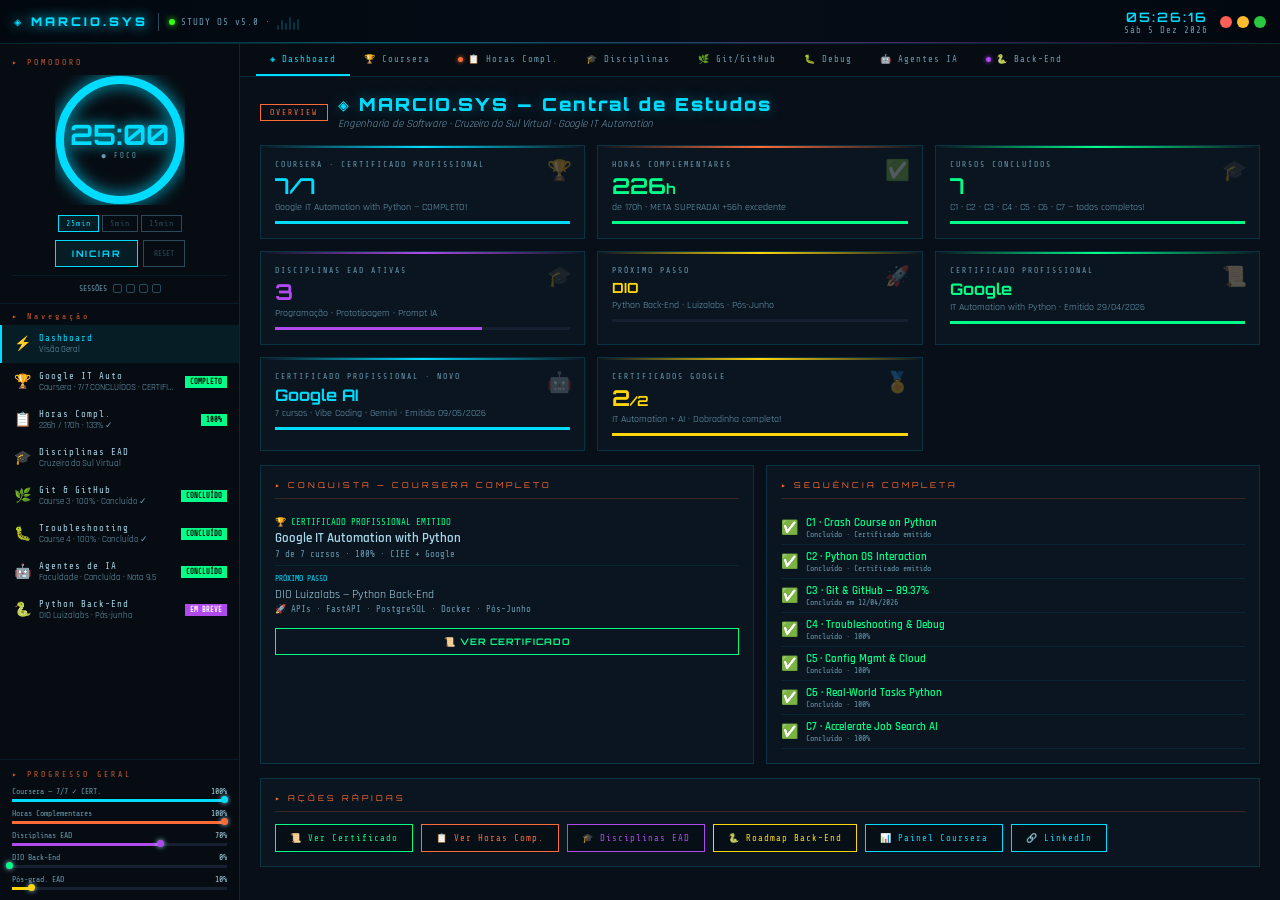
<file: index.html>
<!DOCTYPE html>
<html lang="pt-BR">
<head>
<meta charset="UTF-8">
<meta name="viewport" content="width=device-width, initial-scale=1.0">
<title>MARCIO.SYS — Study OS v5</title>
<style>
@import url('https://fonts.googleapis.com/css2?family=Share+Tech+Mono&family=Orbitron:wght@400;600;700;900&family=Rajdhani:wght@300;400;500;600;700&display=swap');

/* ═══════════════════════════════════════
   ROOT VARIABLES
═══════════════════════════════════════ */
:root {
  --bg:      #030609;
  --bg2:     #060c12;
  --bg3:     #080f18;
  --panel:   #0a1520;
  --panel2:  #0d1b28;
  --glass:   rgba(10,21,32,0.85);
  --border:  rgba(0,220,255,0.15);
  --border2: rgba(0,220,255,0.08);
  --cyan:    #00dcff;
  --cyan2:   #00b4d8;
  --cyan3:   #48cae4;
  --orange:  #ff6b35;
  --orange2: #ff8c55;
  --green:   #00ff88;
  --green2:  #39ff14;
  --yellow:  #ffd60a;
  --red:     #ff2d55;
  --purple:  #b14aed;
  --blue:    #4361ee;
  --text:    #a8d8e8;
  --text2:   #6a9ab0;
  --dim:     #2a4a5a;
  --dim2:    #162030;
  --glow-c:  rgba(0,220,255,0.25);
  --glow-o:  rgba(255,107,53,0.25);
  --glow-g:  rgba(0,255,136,0.25);
}

/* ═══════════════════════════════════════
   RESET & BASE
═══════════════════════════════════════ */
*, *::before, *::after { margin:0; padding:0; box-sizing:border-box; }
html { font-size:14px; }
body {
  background: var(--bg);
  color: var(--text);
  font-family: 'Rajdhani', sans-serif;
  height: 100vh; width: 100vw;
  overflow: hidden;
  cursor: default;
}

/* ── GLOBAL SCROLLBAR ── */
::-webkit-scrollbar { width:4px; height:4px; }
::-webkit-scrollbar-track { background: var(--dim2); }
::-webkit-scrollbar-thumb { background: var(--dim); border-radius:2px; }
::-webkit-scrollbar-thumb:hover { background: var(--cyan2); }

/* ── SCANLINES ── */
body::before {
  content:''; position:fixed; inset:0; z-index:9998; pointer-events:none;
  background: repeating-linear-gradient(0deg,transparent,transparent 3px,rgba(0,220,255,0.008) 3px,rgba(0,220,255,0.008) 4px);
}

/* ── GRID MESH BG ── */
.mesh {
  position:fixed; inset:0; z-index:0; pointer-events:none;
  background-image:
    linear-gradient(rgba(0,220,255,0.02) 1px, transparent 1px),
    linear-gradient(90deg, rgba(0,220,255,0.02) 1px, transparent 1px);
  background-size: 50px 50px;
}
.mesh::after {
  content:''; position:absolute; inset:0;
  background:
    radial-gradient(ellipse 70% 50% at 20% 0%, rgba(0,100,200,0.08) 0%, transparent 60%),
    radial-gradient(ellipse 50% 40% at 80% 100%, rgba(180,60,255,0.05) 0%, transparent 60%);
}

/* ═══════════════════════════════════════
   APP LAYOUT
═══════════════════════════════════════ */
#app {
  position:relative; z-index:1;
  width:100vw; height:100vh;
  display:grid;
  grid-template-rows: 44px 1fr;
  grid-template-columns: 240px 1fr;
  grid-template-areas: "tb tb" "sb main";
}

/* ═══════════════════════════════════════
   TITLEBAR
═══════════════════════════════════════ */
#titlebar {
  grid-area: tb;
  background: linear-gradient(90deg, #03080f 0%, #060d17 60%, #03080f 100%);
  border-bottom: 1px solid var(--border);
  display: flex; align-items: center;
  padding: 0 14px; gap: 10px;
  position: relative; overflow: hidden;
  -webkit-app-region: drag;
}
#titlebar::after {
  content:''; position:absolute; bottom:0; left:0; right:0; height:1px;
  background: linear-gradient(90deg, transparent 0%, var(--cyan) 30%, var(--purple) 70%, transparent 100%);
  opacity:.4; animation: tbLine 4s infinite;
}
@keyframes tbLine { 0%,100%{opacity:.2} 50%{opacity:.7} }

.tb-logo {
  font-family:'Orbitron',monospace; font-size:12px; font-weight:900;
  color:var(--cyan); letter-spacing:3px;
  text-shadow:0 0 12px var(--cyan), 0 0 24px rgba(0,220,255,.3);
  -webkit-app-region:no-drag; white-space:nowrap;
}
.tb-divider { width:1px; height:18px; background:var(--dim); flex-shrink:0; }
.tb-status {
  font-family:'Share Tech Mono',monospace; font-size:9px;
  color:var(--text2); letter-spacing:1px;
  display:flex; align-items:center; gap:6px;
}
.tb-led {
  width:6px; height:6px; border-radius:50%;
  background:var(--green2); box-shadow:0 0 6px var(--green2);
  animation: ledBlink 2s infinite;
}
@keyframes ledBlink { 0%,100%{opacity:1;box-shadow:0 0 6px var(--green2)} 50%{opacity:.3;box-shadow:none} }

/* AV BARS */
.av { display:flex; align-items:flex-end; gap:2px; height:16px; }
.av-b {
  width:2px; background:var(--cyan); border-radius:1px; opacity:.7;
  animation: avUp 1s infinite ease-in-out;
}
.av-b:nth-child(1){height:5px;animation-delay:0s}
.av-b:nth-child(2){height:10px;animation-delay:.1s}
.av-b:nth-child(3){height:7px;animation-delay:.2s}
.av-b:nth-child(4){height:13px;animation-delay:.05s}
.av-b:nth-child(5){height:8px;animation-delay:.15s}
.av-b:nth-child(6){height:11px;animation-delay:.25s}
@keyframes avUp{0%,100%{transform:scaleY(.3);opacity:.3}50%{transform:scaleY(1);opacity:.9}}
.av.stopped .av-b { animation-play-state:paused; opacity:.2; }

.tb-right { margin-left:auto; display:flex; align-items:center; gap:12px; -webkit-app-region:no-drag; }
.tb-datetime {
  display:flex; flex-direction:column; align-items:flex-end;
}
.tb-time { font-family:'Orbitron',monospace; font-size:13px; font-weight:600; color:var(--cyan); letter-spacing:2px; }
.tb-date { font-family:'Share Tech Mono',monospace; font-size:9px; color:var(--text2); letter-spacing:1px; }

.win-controls { display:flex; gap:5px; }
.wc { width:12px; height:12px; border-radius:50%; border:none; cursor:pointer; transition:.2s; }
.wc:hover{transform:scale(1.2)}
.wc-r{background:#ff5f57}
.wc-y{background:#febc2e}
.wc-g{background:#28c840}

/* ═══════════════════════════════════════
   SIDEBAR
═══════════════════════════════════════ */
#sidebar {
  grid-area: sb;
  background: var(--bg2);
  border-right: 1px solid var(--border);
  display: flex; flex-direction:column;
  overflow: hidden;
}

/* ── TIMER SECTION ── */
.sb-timer {
  padding: 14px 12px 10px;
  border-bottom: 1px solid var(--border2);
  flex-shrink: 0;
}
.sb-sec-lbl {
  font-family:'Share Tech Mono',monospace; font-size:8px;
  color:var(--orange); letter-spacing:3px; text-transform:uppercase;
  margin-bottom:8px; opacity:.8;
}

.ring-wrap { position:relative; width:130px; height:130px; margin:0 auto 10px; }
.ring-svg { position:absolute; inset:0; transform:rotate(-90deg); }
.r-track { fill:none; stroke:var(--dim2); stroke-width:8; }
.r-fill  {
  fill:none; stroke:var(--cyan); stroke-width:8; stroke-linecap:round;
  stroke-dasharray:376; stroke-dashoffset:0;
  filter:drop-shadow(0 0 8px var(--cyan));
  transition:stroke-dashoffset 1s linear, stroke .4s, filter .4s;
}
.ring-inner {
  position:absolute; inset:0;
  display:flex; flex-direction:column; align-items:center; justify-content:center;
}
.r-digits {
  font-family:'Orbitron',monospace; font-size:28px; font-weight:700;
  color:var(--cyan); text-shadow:0 0 14px var(--cyan); line-height:1;
}
.r-mode-lbl {
  font-family:'Share Tech Mono',monospace; font-size:7px;
  color:var(--text2); letter-spacing:2px; margin-top:3px;
}

.mode-row { display:flex; gap:3px; justify-content:center; margin-bottom:8px; }
.mpill {
  font-family:'Share Tech Mono',monospace; font-size:8px;
  padding:3px 7px; border:1px solid var(--dim); color:var(--dim);
  background:transparent; cursor:pointer; transition:.2s; letter-spacing:1px;
}
.mpill.active { border-color:var(--cyan); color:var(--cyan); background:rgba(0,220,255,.08); }
.mpill:hover:not(.active) { border-color:var(--cyan3); color:var(--cyan3); }

.t-btns { display:flex; gap:5px; justify-content:center; }
.t-main {
  font-family:'Orbitron',monospace; font-size:9px; font-weight:700;
  padding:7px 16px; border:1px solid var(--cyan); color:var(--cyan);
  background:rgba(0,220,255,.08); cursor:pointer; letter-spacing:2px;
  transition:.2s;
}
.t-main:hover { background:rgba(0,220,255,.2); box-shadow:0 0 12px var(--glow-c); }
.t-rst {
  font-family:'Share Tech Mono',monospace; font-size:8px;
  padding:7px 10px; border:1px solid var(--dim); color:var(--dim);
  background:transparent; cursor:pointer; transition:.2s;
}
.t-rst:hover { border-color:var(--orange); color:var(--orange); }

.sess-row {
  display:flex; align-items:center; justify-content:center; gap:6px;
  margin-top:8px; padding-top:8px; border-top:1px solid var(--border2);
}
.sess-lbl { font-family:'Share Tech Mono',monospace; font-size:8px; color:var(--text2); }
.sdots { display:flex; gap:4px; }
.sdot { width:9px; height:9px; border-radius:2px; border:1px solid var(--dim); transition:.3s; }
.sdot.lit { background:var(--orange); border-color:var(--orange); box-shadow:0 0 6px var(--orange); }

/* ── NAV SECTION ── */
.sb-nav-lbl {
  font-family:'Share Tech Mono',monospace; font-size:8px;
  color:var(--orange); letter-spacing:3px;
  padding:8px 12px 4px; opacity:.8;
}
.sb-nav { flex:1; overflow-y:auto; }

.nav-item {
  display:flex; align-items:center; gap:8px;
  padding:8px 12px; cursor:pointer;
  border-left:2px solid transparent;
  transition:.2s; position:relative;
}
.nav-item:hover { background:rgba(0,220,255,.04); }
.nav-item.active { background:rgba(0,220,255,.08); border-left-color:var(--cyan); }
.ni-icon { font-size:14px; flex-shrink:0; }
.ni-info { flex:1; min-width:0; }
.ni-title {
  font-family:'Share Tech Mono',monospace; font-size:9px;
  color:var(--text); letter-spacing:1px;
  white-space:nowrap; overflow:hidden; text-overflow:ellipsis;
}
.nav-item.active .ni-title { color:var(--cyan); }
.ni-sub { font-size:9px; color:var(--text2); margin-top:1px; white-space:nowrap; overflow:hidden; text-overflow:ellipsis; }
.ni-badge {
  font-family:'Share Tech Mono',monospace; font-size:7px;
  padding:2px 5px; font-weight:bold; flex-shrink:0;
}
.badge-active  { background:var(--cyan); color:#000; }
.badge-done    { background:var(--green); color:#000; }
.badge-next    { background:var(--purple); color:#fff; }
.badge-pending { background:var(--orange); color:#000; }
.badge-warn    { background:var(--yellow); color:#000; }

/* ── PROGRESS SECTION ── */
.sb-prog {
  padding:10px 12px;
  border-top:1px solid var(--border2);
  flex-shrink:0;
}
.prog-item { margin-bottom:7px; }
.prog-item:last-child{margin-bottom:0}
.prog-row {
  display:flex; justify-content:space-between;
  font-family:'Share Tech Mono',monospace; font-size:8px;
  color:var(--text2); margin-bottom:3px;
}
.prog-row span:last-child { color:var(--text); }
.pbar { height:3px; background:var(--dim2); position:relative; }
.pfill { height:100%; transition:width 1.5s ease; position:relative; }
.pfill::after {
  content:''; position:absolute; right:-1px; top:-3px;
  width:7px; height:7px; border-radius:50%; background:inherit;
  box-shadow:0 0 5px currentColor;
}
.pc{background:var(--cyan)} .po{background:var(--orange)} .pg{background:var(--green)}
.pp{background:var(--purple)} .py{background:var(--yellow)} .pr{background:var(--red)}

/* ═══════════════════════════════════════
   MAIN AREA
═══════════════════════════════════════ */
#main {
  grid-area: main;
  display:flex; flex-direction:column;
  overflow:hidden; background:var(--bg3);
}

/* ── TAB BAR ── */
#tabbar {
  display:flex; align-items:center;
  background:var(--bg2);
  border-bottom:1px solid var(--border);
  padding:0 16px; gap:0;
  overflow-x:auto; flex-shrink:0;
}
#tabbar::-webkit-scrollbar{height:0}
.tab-btn {
  font-family:'Share Tech Mono',monospace; font-size:9px;
  padding:10px 14px; border:none; background:transparent;
  color:var(--text2); cursor:pointer; white-space:nowrap;
  border-bottom:2px solid transparent; transition:.2s; letter-spacing:1px;
  display:flex; align-items:center; gap:5px;
}
.tab-btn:hover{color:var(--text)}
.tab-btn.active{color:var(--cyan);border-bottom-color:var(--cyan)}
.tab-dot{width:5px;height:5px;border-radius:50%;background:var(--green2);box-shadow:0 0 4px var(--green2)}
.tab-dot.orange{background:var(--orange);box-shadow:0 0 4px var(--orange)}
.tab-dot.purple{background:var(--purple);box-shadow:0 0 4px var(--purple)}

/* ── CONTENT AREA ── */
#content { flex:1; overflow-y:auto; padding:16px 20px; }

/* ─ DASHBOARD VIEW ─ */
.dash-grid {
  display:grid;
  grid-template-columns: repeat(3, 1fr);
  gap:12px;
  margin-bottom:14px;
}
@media(max-width:900px){.dash-grid{grid-template-columns:1fr 1fr}}

.stat-card {
  background:var(--panel); border:1px solid var(--border);
  padding:14px; position:relative; overflow:hidden;
  transition:.3s; cursor:default;
}
.stat-card:hover { border-color:rgba(0,220,255,.35); transform:translateY(-1px); box-shadow:0 4px 20px rgba(0,0,0,.4); }
.stat-card::before {
  content:''; position:absolute; top:0; left:0; right:0; height:2px;
}
.sc-cyan::before{background:linear-gradient(90deg,transparent,var(--cyan),transparent)}
.sc-orange::before{background:linear-gradient(90deg,transparent,var(--orange),transparent)}
.sc-green::before{background:linear-gradient(90deg,transparent,var(--green),transparent)}
.sc-purple::before{background:linear-gradient(90deg,transparent,var(--purple),transparent)}
.sc-yellow::before{background:linear-gradient(90deg,transparent,var(--yellow),transparent)}
.sc-red::before{background:linear-gradient(90deg,transparent,var(--red),transparent)}

.sc-label { font-family:'Share Tech Mono',monospace; font-size:8px; color:var(--text2); letter-spacing:2px; margin-bottom:6px; }
.sc-value { font-family:'Orbitron',monospace; font-size:22px; font-weight:700; line-height:1; }
.sc-sub { font-size:10px; color:var(--text2); margin-top:4px; }
.sc-icon { position:absolute; right:12px; top:12px; font-size:20px; opacity:.3; }
.sc-bar { margin-top:8px; height:3px; background:var(--dim2); }
.sc-bar-fill { height:100%; transition:width 1.5s ease; }

/* ─ COURSERA VIEW ─ */
.course-list { display:flex; flex-direction:column; gap:10px; }
.course-card {
  background:var(--panel); border:1px solid var(--border);
  padding:14px 16px; display:flex; align-items:center; gap:14px;
  transition:.2s; position:relative; overflow:hidden;
}
.course-card:hover{border-color:rgba(0,220,255,.3);background:var(--panel2)}
.course-card::after {
  content:''; position:absolute; left:0; top:0; bottom:0; width:3px;
}
.cc-done::after{background:var(--green)}
.cc-active::after{background:var(--cyan);animation:pulse2 2s infinite}
.cc-next::after{background:var(--purple)}
@keyframes pulse2{0%,100%{opacity:1}50%{opacity:.3}}

.cc-num {
  font-family:'Orbitron',monospace; font-size:10px; font-weight:700;
  color:var(--text2); flex-shrink:0; min-width:30px;
}
.cc-status-icon{font-size:20px;flex-shrink:0}
.cc-info{flex:1;min-width:0}
.cc-title{font-family:'Rajdhani',sans-serif;font-size:14px;font-weight:600;color:var(--text)}
.cc-sub{font-family:'Share Tech Mono',monospace;font-size:9px;color:var(--text2);margin-top:2px}
.cc-prog-bar{margin-top:8px;height:4px;background:var(--dim2);position:relative}
.cc-prog-fill{height:100%;transition:width 1.5s ease;position:relative}
.cc-prog-fill::after{
  content:'';position:absolute;right:-2px;top:-3px;
  width:8px;height:8px;border-radius:50%;background:inherit;
  box-shadow:0 0 6px currentColor;
}
.cc-badge{
  font-family:'Share Tech Mono',monospace;font-size:8px;
  padding:4px 8px;flex-shrink:0;
}
.cc-action{
  font-family:'Orbitron',monospace;font-size:9px;font-weight:700;
  padding:7px 14px;border:1px solid;background:transparent;
  cursor:pointer;letter-spacing:1px;transition:.2s;flex-shrink:0;
}
.cc-action.resume{border-color:var(--cyan);color:var(--cyan)}
.cc-action.resume:hover{background:rgba(0,220,255,.15);box-shadow:0 0 10px var(--glow-c)}
.cc-action.done-btn{border-color:var(--green);color:var(--green)}
.cc-action.linked{border-color:var(--blue);color:var(--blue)}
.cc-action.linked:hover{background:rgba(67,97,238,.15)}
.cc-deadline{
  font-family:'Share Tech Mono',monospace;font-size:9px;
  color:var(--yellow);padding:3px 8px;border:1px solid rgba(255,214,10,.3);
  background:rgba(255,214,10,.06);margin-top:6px;display:inline-block;
}

/* ─ HORAS COMPLEMENTARES VIEW ─ */
.horas-header{
  background:var(--panel);border:1px solid var(--border);
  padding:16px;margin-bottom:12px;position:relative;overflow:hidden;
}
.horas-header::before{
  content:'';position:absolute;top:0;left:0;right:0;height:2px;
  background:linear-gradient(90deg,transparent,var(--orange),var(--cyan),transparent);
}
.horas-big-bar{
  background:var(--dim2);height:8px;border-radius:0;margin:10px 0 6px;
  position:relative;overflow:visible;
}
.horas-big-fill{
  height:100%;
  background:linear-gradient(90deg,var(--cyan),var(--orange));
  transition:width 1.5s ease;position:relative;
}
.horas-big-fill::after{
  content:'';position:absolute;right:0;top:-4px;
  width:16px;height:16px;border-radius:50%;
  background:var(--orange);box-shadow:0 0 10px var(--orange);
  animation:pulse3 2s infinite;
}
@keyframes pulse3{0%,100%{box-shadow:0 0 8px var(--orange)}50%{box-shadow:0 0 20px var(--orange)}}
.horas-row{display:flex;justify-content:space-between;align-items:center;gap:12px;flex-wrap:wrap}
.horas-stat{text-align:center}
.horas-num{font-family:'Orbitron',monospace;font-size:28px;font-weight:900;line-height:1}
.horas-sub{font-family:'Share Tech Mono',monospace;font-size:8px;color:var(--text2);letter-spacing:1px}

.comp-table{
  background:var(--panel);border:1px solid var(--border);
  overflow:hidden;
}
.comp-table-head{
  display:grid;grid-template-columns:1fr 2fr 80px 90px 90px 70px;
  gap:0;padding:8px 14px;
  background:var(--bg2);border-bottom:1px solid var(--border);
}
.cth{font-family:'Share Tech Mono',monospace;font-size:8px;color:var(--text2);letter-spacing:2px;text-transform:uppercase}
.comp-row{
  display:grid;grid-template-columns:1fr 2fr 80px 90px 90px 70px;
  gap:0;padding:10px 14px;border-bottom:1px solid var(--border2);
  transition:.2s;align-items:center;
}
.comp-row:last-child{border-bottom:none}
.comp-row:hover{background:rgba(0,220,255,.04)}
.crd{font-size:11px;color:var(--text);line-height:1.3}
.crd-sub{font-family:'Share Tech Mono',monospace;font-size:8px;color:var(--text2);margin-top:2px}
.status-pill{
  font-family:'Share Tech Mono',monospace;font-size:8px;
  padding:3px 7px;text-align:center;font-weight:bold;
  border:1px solid;display:inline-block;
}
.sp-ok{border-color:var(--green);color:var(--green);background:rgba(0,255,136,.08)}
.sp-no{border-color:var(--red);color:var(--red);background:rgba(255,45,85,.08)}
.sp-wait{border-color:var(--yellow);color:var(--yellow);background:rgba(255,214,10,.08)}
.ch-num{font-family:'Orbitron',monospace;font-size:11px;font-weight:700}

/* ─ DISCIPLINAS VIEW ─ */
.disc-grid{display:grid;grid-template-columns:1fr 1fr;gap:10px}
@media(max-width:800px){.disc-grid{grid-template-columns:1fr}}

.disc-card{
  background:var(--panel);border:1px solid var(--border);
  padding:14px;position:relative;overflow:hidden;
  transition:.2s;
}
.disc-card:hover{border-color:rgba(0,220,255,.3);transform:translateY(-1px)}
.disc-period{
  font-family:'Share Tech Mono',monospace;font-size:8px;
  color:var(--text2);letter-spacing:2px;margin-bottom:6px;
}
.disc-code{
  font-family:'Share Tech Mono',monospace;font-size:8px;
  color:var(--dim);margin-bottom:4px;
}
.disc-title{font-family:'Rajdhani',sans-serif;font-size:14px;font-weight:600;color:var(--text);line-height:1.3}
.disc-status{
  margin-top:8px;display:flex;align-items:center;gap:6px;
}
.disc-dot{width:7px;height:7px;border-radius:50%;flex-shrink:0}
.d-green{background:var(--green);box-shadow:0 0 6px var(--green)}
.d-cyan{background:var(--cyan);box-shadow:0 0 6px var(--cyan)}
.d-orange{background:var(--orange);box-shadow:0 0 6px var(--orange)}
.d-purple{background:var(--purple);box-shadow:0 0 6px var(--purple)}
.d-yellow{background:var(--yellow);box-shadow:0 0 6px var(--yellow)}
.disc-status-lbl{font-family:'Share Tech Mono',monospace;font-size:9px}
.disc-accent{position:absolute;top:0;left:0;bottom:0;width:3px}

/* ─ MÓDULOS STUDY VIEW ─ */
.study-layout{display:grid;grid-template-columns:1fr 300px;gap:14px}
@media(max-width:900px){.study-layout{grid-template-columns:1fr}}

.panel-box{background:var(--panel);border:1px solid var(--border);padding:14px}
.panel-title{
  font-family:'Orbitron',monospace;font-size:8px;color:var(--orange);
  letter-spacing:3px;margin-bottom:12px;padding-bottom:8px;
  border-bottom:1px solid rgba(255,107,53,.2);
}
.topic-item{
  display:flex;align-items:flex-start;gap:10px;
  padding:8px 0;border-bottom:1px solid var(--border2);
  animation:fadeSlide .4s ease both;
}
.topic-item:last-child{border-bottom:none}
@keyframes fadeSlide{from{opacity:0;transform:translateX(-6px)}to{opacity:1;transform:none}}
.ti-icon{font-size:14px;flex-shrink:0;margin-top:1px}
.ti-text{font-size:13px;color:var(--text);line-height:1.4;font-weight:500}
.ti-sub{font-family:'Share Tech Mono',monospace;font-size:9px;color:var(--text2);display:block;margin-top:2px}

.code-box{
  background:#020810;border:1px solid rgba(0,220,255,.12);
  padding:12px;margin-top:12px;
  font-family:'Share Tech Mono',monospace;font-size:10px;
  color:#7ec8e3;line-height:1.8;overflow-x:auto;white-space:pre;
}
.kw{color:var(--cyan)}.str{color:var(--green)}.cmt{color:var(--dim)}.fn{color:var(--orange)}.num{color:var(--yellow)}.cls{color:var(--purple)}

.tags-wrap{display:flex;flex-wrap:wrap;gap:5px;margin-top:10px}
.tag{font-family:'Share Tech Mono',monospace;font-size:8px;padding:3px 7px;border:1px solid;letter-spacing:1px}
.tc{border-color:var(--cyan2);color:var(--cyan2)}
.tg{border-color:var(--green);color:var(--green)}
.to{border-color:var(--orange);color:var(--orange)}
.tp{border-color:var(--purple);color:var(--purple)}
.ty{border-color:var(--yellow);color:var(--yellow)}

.alert-strip{
  margin-top:12px;padding:10px 12px;
  border-left:3px solid var(--yellow);
  background:rgba(255,214,10,.05);
  font-family:'Share Tech Mono',monospace;font-size:10px;
  color:var(--yellow);line-height:1.6;
}

/* CHECKPOINTS */
.cp-list{display:flex;flex-direction:column;gap:1px}
.cp-item{
  display:flex;align-items:center;gap:8px;
  padding:8px 0;border-bottom:1px solid var(--border2);
  cursor:pointer;transition:.2s;
}
.cp-item:last-child{border-bottom:none}
.cp-item:hover{padding-left:4px}
.cp-box{
  width:14px;height:14px;border:1px solid var(--dim);flex-shrink:0;
  display:flex;align-items:center;justify-content:center;transition:.2s;
}
.cp-item.done .cp-box{border-color:var(--green);background:rgba(0,255,136,.12)}
.cp-tick{color:var(--green);font-size:10px;display:none;font-weight:bold}
.cp-item.done .cp-tick{display:block}
.cp-lbl{font-family:'Share Tech Mono',monospace;font-size:9px;color:var(--text);transition:.2s;line-height:1.4}
.cp-item.done .cp-lbl{color:var(--dim);text-decoration:line-through}

/* TIPS */
.tip-item{
  display:flex;gap:8px;padding:7px 0;
  border-bottom:1px solid var(--border2);
  font-size:11px;color:var(--text);line-height:1.5;
}
.tip-item:last-child{border-bottom:none}
.tip-arrow{color:var(--cyan);font-family:'Share Tech Mono',monospace;font-size:10px;flex-shrink:0;margin-top:1px}

/* ── EDITABLE VALUES ── */
.editable-val {
  cursor: pointer;
  position: relative;
  transition: .2s;
}
.editable-val:hover {
  text-shadow: 0 0 12px var(--cyan), 0 0 24px rgba(0,220,255,.4) !important;
  opacity: .9;
}
.editable-val::after {
  content: '✎';
  position: absolute;
  top: -6px;
  right: -14px;
  font-size: 9px;
  color: var(--cyan);
  opacity: 0;
  transition: opacity .2s;
  font-family: sans-serif;
}
.editable-val:hover::after { opacity: .7; }

.edit-input-wrap {
  display: inline-flex;
  align-items: center;
  gap: 4px;
  background: rgba(0,220,255,.08);
  border: 1px solid var(--cyan);
  padding: 2px 6px;
  box-shadow: 0 0 12px var(--glow-c);
}
.edit-input {
  font-family: 'Orbitron', monospace;
  font-size: inherit;
  font-weight: 700;
  color: var(--cyan);
  background: transparent;
  border: none;
  outline: none;
  width: 80px;
  text-align: center;
}
.edit-ok {
  font-size: 10px;
  color: var(--green);
  cursor: pointer;
  font-family: 'Share Tech Mono', monospace;
  padding: 0 3px;
}
.edit-ok:hover { color: #fff; }

/* ── NOTIFICATION ── */
#notif{
  position:fixed;bottom:20px;left:50%;
  transform:translateX(-50%) translateY(80px);
  background:var(--panel2);border:1px solid var(--cyan);
  color:var(--cyan);font-family:'Orbitron',monospace;font-size:10px;
  padding:10px 20px;letter-spacing:2px;
  box-shadow:0 0 30px var(--glow-c);
  transition:transform .4s cubic-bezier(.175,.885,.32,1.275);
  z-index:10000;white-space:nowrap;pointer-events:none;
}
#notif.show{transform:translateX(-50%) translateY(0)}
#notif.warn{border-color:var(--yellow);color:var(--yellow);box-shadow:0 0 30px var(--glow-o)}
#notif.ok{border-color:var(--green);color:var(--green);box-shadow:0 0 30px var(--glow-g)}

/* SECTION TITLE */
.view-title{
  display:flex;align-items:center;gap:10px;margin-bottom:14px;
}
.vt-tag{
  font-family:'Share Tech Mono',monospace;font-size:8px;
  padding:3px 9px;border:1px solid var(--orange);color:var(--orange);
  letter-spacing:2px;flex-shrink:0;
}
.vt-h{
  font-family:'Orbitron',monospace;font-size:clamp(13px,2vw,18px);
  font-weight:900;color:var(--cyan);
  text-shadow:0 0 14px rgba(0,220,255,.35);letter-spacing:2px;
}
.vt-sub{font-size:11px;color:var(--text2);font-style:italic;margin-top:2px}
</style>
</head>
<body>
<div class="mesh"></div>

<div id="app">

<!-- ══════════════════ TITLEBAR ══════════════════ -->
<div id="titlebar">
  <div class="tb-logo">◈ MARCIO.SYS</div>
  <div class="tb-divider"></div>
  <div class="tb-status">
    <span class="tb-led"></span>
    <span>STUDY OS v5.0</span>
    <span>·</span>
    <div class="av stopped" id="avBars">
      <div class="av-b"></div><div class="av-b"></div><div class="av-b"></div>
      <div class="av-b"></div><div class="av-b"></div><div class="av-b"></div>
    </div>
  </div>
  <div class="tb-right">
    <div class="tb-datetime">
      <div class="tb-time" id="tbTime">--:--:--</div>
      <div class="tb-date" id="tbDate">---</div>
    </div>
    <div class="win-controls">
      <button class="wc wc-r" title="Fechar" onclick="window.close()"></button>
      <button class="wc wc-y" title="Minimizar"></button>
      <button class="wc wc-g" title="Fullscreen" onclick="toggleFS()"></button>
    </div>
  </div>
</div>

<!-- ══════════════════ SIDEBAR ══════════════════ -->
<div id="sidebar">

  <!-- TIMER -->
  <div class="sb-timer">
    <div class="sb-sec-lbl">▸ Pomodoro</div>
    <div class="ring-wrap">
      <svg class="ring-svg" viewBox="0 0 130 130">
        <circle class="r-track" cx="65" cy="65" r="60"/>
        <circle class="r-fill" id="rFill" cx="65" cy="65" r="60"/>
      </svg>
      <div class="ring-inner">
        <div class="r-digits" id="rDigits">25:00</div>
        <div class="r-mode-lbl" id="rLbl">● FOCO</div>
      </div>
    </div>
    <div class="mode-row">
      <button class="mpill active" onclick="setMode('focus',25)">25min</button>
      <button class="mpill" onclick="setMode('short',5)">5min</button>
      <button class="mpill" onclick="setMode('long',15)">15min</button>
    </div>
    <div class="t-btns">
      <button class="t-main" id="tBtn" onclick="toggleTimer()">INICIAR</button>
      <button class="t-rst" onclick="resetTimer()">RESET</button>
    </div>
    <div class="sess-row">
      <span class="sess-lbl">SESSÕES</span>
      <div class="sdots" id="sdots">
        <div class="sdot"></div><div class="sdot"></div>
        <div class="sdot"></div><div class="sdot"></div>
      </div>
    </div>
  </div>

  <!-- NAV -->
  <div class="sb-nav-lbl">▸ Navegação</div>
  <div class="sb-nav" id="sbNav"></div>

  <!-- PROGRESS -->
  <div class="sb-prog">
    <div class="sb-sec-lbl">▸ Progresso Geral</div>
    <div id="sidebarProgress"></div>
  </div>
</div>

<!-- ══════════════════ MAIN ══════════════════ -->
<div id="main">
  <div id="tabbar"></div>
  <div id="content"></div>
</div>

</div>
<div id="notif"></div>

<script>
'use strict';

// ═════════════════════════════════════
//  PERSISTENT STATE
// ═════════════════════════════════════
const DEFAULT_STATE = {
  courseraC3: 100,          // C3 progress %
  courseraC3name: 'Introduction to Git and GitHub',
  courseraC3status: 'done', // done | active | next
  courseraC3label: 'CONCLUÍDO',
  courseraC3deadline: '',
  courseraC3lesson: 'Course 3 concluído com nota 89.37%',
  courseraC4: 100,
  courseraC5: 100,
  courseraC6: 100,
  courseraC7: 100,
  coursesCompleted: 7,      // TODOS os 7 cursos concluídos!
  horasTotal: 226,          // 226h confirmadas no portal (atualizado v5)
  horasNeeded: 170,
  discAtivas: 3,
  sidebarC3: 100,
  sidebarHoras: 100,
  sidebarDiscs: 70,
  sidebarDIO: 0,
  sidebarPosgrad: 10,
};

const STATE_VERSION = 'v5_09mai2026';
function loadState() {
  try {
    const ver = localStorage.getItem('mSysStateVer');
    if (ver !== STATE_VERSION) {
      localStorage.removeItem('mSysState3');
      localStorage.setItem('mSysStateVer', STATE_VERSION);
      return Object.assign({}, DEFAULT_STATE);
    }
    const saved = localStorage.getItem('mSysState3');
    return saved ? Object.assign({}, DEFAULT_STATE, JSON.parse(saved)) : Object.assign({}, DEFAULT_STATE);
  } catch(e) { return Object.assign({}, DEFAULT_STATE); }
}
function saveState() {
  localStorage.setItem('mSysState3', JSON.stringify(ST));
  rebuildSidebarProgress();
}

let ST = loadState();

// ─ Make a value editable on click ─
// el: the DOM element; key: STATE key; suffix: '%' or 'h' etc;
// isText: if true, it's a string not a number; onSave: callback
function makeEditable(el, key, suffix='', isText=false, onSave=null) {
  el.classList.add('editable-val');
  el.title = 'Clique para editar';
  el.addEventListener('click', function(e) {
    e.stopPropagation();
    if (el.querySelector('.edit-input-wrap')) return;
    const cur = ST[key];
    const orig = el.innerHTML;
    el.innerHTML = `<span class="edit-input-wrap">
      <input class="edit-input" type="${isText?'text':'number'}" value="${cur}" style="width:${isText?'160px':'60px'}">
      <span class="edit-ok">✓</span>
    </span>`;
    const inp = el.querySelector('.edit-input');
    inp.focus(); inp.select();
    function commit() {
      const val = isText ? inp.value.trim() : parseFloat(inp.value);
      if (isText ? val : !isNaN(val)) {
        ST[key] = isText ? val : (suffix==='%' ? Math.min(100,Math.max(0,val)) : val);
        saveState();
        notify('💾 SALVO: ' + key, 'ok');
        if (onSave) onSave(ST[key]);
        else switchView(activeView); // re-render current view
      } else {
        el.innerHTML = orig;
      }
    }
    inp.addEventListener('keydown', function(ev) {
      if (ev.key === 'Enter') commit();
      if (ev.key === 'Escape') el.innerHTML = orig;
    });
    inp.addEventListener('blur', function() {
      setTimeout(() => { if(el.querySelector('.edit-input')) el.innerHTML = orig; }, 200);
    });
    el.querySelector('.edit-ok').addEventListener('click', function(ev) {
      ev.stopPropagation(); commit();
    });
  });
}

// ═════════════════════════════════════
//  CLOCK
// ═════════════════════════════════════
const PT_DAYS = ['Dom','Seg','Ter','Qua','Qui','Sex','Sáb'];
const PT_MONTHS = ['Jan','Fev','Mar','Abr','Mai','Jun','Jul','Ago','Set','Out','Nov','Dez'];
function tickClock(){
  const n=new Date();
  document.getElementById('tbTime').textContent=
    `${p(n.getHours())}:${p(n.getMinutes())}:${p(n.getSeconds())}`;
  document.getElementById('tbDate').textContent=
    `${PT_DAYS[n.getDay()]} ${n.getDate()} ${PT_MONTHS[n.getMonth()]} ${n.getFullYear()}`;
}
const p=n=>String(n).padStart(2,'0');
setInterval(tickClock,1000); tickClock();
function toggleFS(){
  !document.fullscreenElement ? document.documentElement.requestFullscreen() : document.exitFullscreen();
}

// ═════════════════════════════════════
//  TIMER
// ═════════════════════════════════════
const CIRC=2*Math.PI*60; // ≈376.99
const rFill=document.getElementById('rFill');
rFill.style.strokeDasharray=CIRC;
rFill.style.strokeDashoffset=0;

let tTotal=25*60,tRemain=25*60,tRunning=false,tInterval=null,tMode='focus';
let sessions=parseInt(localStorage.getItem('mSess2')||'0');

function drawTimer(){
  document.getElementById('rDigits').textContent=`${p(Math.floor(tRemain/60))}:${p(tRemain%60)}`;
  rFill.style.strokeDashoffset=CIRC*(1-tRemain/tTotal);
  document.title=tRunning?`${p(Math.floor(tRemain/60))}:${p(tRemain%60)} — MARCIO.SYS`:'MARCIO.SYS — Study OS';
}

function setMode(m,mins){
  resetTimer(); tMode=m; tTotal=mins*60; tRemain=mins*60;
  document.querySelectorAll('.mpill').forEach((b,i)=>b.classList.toggle('active',['focus','short','long'][i]===m));
  const lbls={focus:'● FOCO',short:'◌ PAUSA',long:'◌ LONGA'};
  const cols={focus:'var(--cyan)',short:'var(--green)',long:'var(--yellow)'};
  document.getElementById('rLbl').textContent=lbls[m];
  rFill.style.stroke=cols[m];
  rFill.style.filter=`drop-shadow(0 0 8px ${cols[m]})`;
  drawTimer();
}

function toggleTimer(){
  if(tRunning){
    clearInterval(tInterval);tRunning=false;
    document.getElementById('tBtn').textContent='RETOMAR';
    document.getElementById('avBars').classList.add('stopped');
  } else {
    tRunning=true;
    document.getElementById('tBtn').textContent='PAUSAR';
    document.getElementById('avBars').classList.remove('stopped');
    tInterval=setInterval(()=>{
      if(tRemain<=0){
        clearInterval(tInterval);tRunning=false;
        document.getElementById('tBtn').textContent='INICIAR';
        document.getElementById('avBars').classList.add('stopped');
        if(tMode==='focus'){
          sessions=Math.min(sessions+1,4);
          localStorage.setItem('mSess2',sessions);
          updateDots();
          notify('🔥 SESSÃO CONCLUÍDA! DESCANSE.','ok');
          if(sessions===4)setTimeout(()=>notify('⚡ 4 POMODOROS! PAUSA LONGA RECOMENDADA','warn'),3500);
        } else {
          notify('⚡ PAUSA ENCERRADA — FOCO MÁXIMO!');
        }
        return;
      }
      tRemain--; drawTimer();
    },1000);
  }
}

function resetTimer(){
  clearInterval(tInterval);tRunning=false;tRemain=tTotal;
  document.getElementById('tBtn').textContent='INICIAR';
  document.getElementById('avBars').classList.add('stopped');
  drawTimer();
}

function updateDots(){
  document.querySelectorAll('.sdot').forEach((d,i)=>d.classList.toggle('lit',i<sessions));
}

// Reset diário
const today=new Date().toDateString();
if(localStorage.getItem('mSessDate2')!==today){
  localStorage.setItem('mSessDate2',today);
  localStorage.setItem('mSess2','0');
  sessions=0;
}
updateDots(); drawTimer();

// ═════════════════════════════════════
//  NOTIFICATION
// ═════════════════════════════════════
function notify(msg,type=''){
  const n=document.getElementById('notif');
  n.textContent=msg; n.className=type?`show ${type}`:'show';
  setTimeout(()=>n.className='',4000);
}

// ═════════════════════════════════════
//  SIDEBAR PROGRESS (dynamic)
// ═════════════════════════════════════
function rebuildSidebarProgress() {
  const horaspct = Math.min(100, Math.round(ST.horasTotal / ST.horasNeeded * 100));
  const items = [
    {label: 'Coursera — 7/7 ✓ CERT.', val: '100%', fill: 100, cls:'pc'},
    {label: 'Horas Complementares', val: horaspct+'%', fill: horaspct, cls:'po'},
    {label: 'Disciplinas EAD', val: ST.sidebarDiscs+'%', fill: ST.sidebarDiscs, cls:'pp'},
    {label: 'DIO Back-End', val: ST.sidebarDIO+'%', fill: ST.sidebarDIO, cls:'pg'},
    {label: 'Pós-grad. EAD', val: ST.sidebarPosgrad+'%', fill: ST.sidebarPosgrad, cls:'py'},
  ];
  const el = document.getElementById('sidebarProgress');
  if (!el) return;
  el.innerHTML = items.map(it=>`
    <div class="prog-item">
      <div class="prog-row"><span>${it.label}</span><span>${it.val}</span></div>
      <div class="pbar"><div class="pfill ${it.cls}" style="width:${it.fill}%"></div></div>
    </div>
  `).join('');
}

// ═════════════════════════════════════
//  VIEWS DATA
// ═════════════════════════════════════
const VIEWS = [
  // ─ 0: DASHBOARD ─
  {
    id:'dash', navIcon:'⚡', navTitle:'Dashboard', navSub:'Visão Geral',
    tabLabel:'◈ Dashboard', tabDot:'',
    render:()=>renderDashboard()
  },
  // ─ 1: COURSERA ─
  {
    id:'coursera', navIcon:'🏆', navTitle:'Google IT Auto', navSub:'Coursera · 7/7 CONCLUÍDOS · CERTIFICADO',
    badge:'COMPLETO', badgeCls:'badge-done',
    tabLabel:'🏆 Coursera', tabDot:'',
    render:()=>renderCoursera()
  },
  // ─ 2: HORAS COMPLEMENTARES ─
  {
    id:'horas', navIcon:'📋', navTitle:'Horas Compl.', navSub:'226h / 170h · 133% ✓',
    badge:'100%', badgeCls:'badge-done',
    tabLabel:'📋 Horas Compl.', tabDot:'orange',
    render:()=>renderHoras()
  },
  // ─ 3: DISCIPLINAS ─
  {
    id:'discs', navIcon:'🎓', navTitle:'Disciplinas EAD', navSub:'Cruzeiro do Sul Virtual',
    badge:'', badgeCls:'',
    tabLabel:'🎓 Disciplinas', tabDot:'',
    render:()=>renderDiscs()
  },
  // ─ 4: GIT & GITHUB ─
  {
    id:'git', navIcon:'🌿', navTitle:'Git & GitHub', navSub:'Course 3 · 100% · Concluído ✓',
    badge:'CONCLUÍDO', badgeCls:'badge-done',
    tabLabel:'🌿 Git/GitHub', tabDot:'',
    render:()=>renderStudy('git')
  },
  // ─ 5: DEBUG ─
  {
    id:'debug', navIcon:'🐛', navTitle:'Troubleshooting', navSub:'Course 4 · 100% · Concluído ✓',
    badge:'CONCLUÍDO', badgeCls:'badge-done',
    tabLabel:'🐛 Debug', tabDot:'',
    render:()=>renderStudy('debug')
  },
  // ─ 6: AGENTES IA ─
  {
    id:'ia', navIcon:'🤖', navTitle:'Agentes de IA', navSub:'Faculdade · Concluída · Nota 9.5',
    badge:'CONCLUÍDO', badgeCls:'badge-done',
    tabLabel:'🤖 Agentes IA', tabDot:'',
    render:()=>renderStudy('ia')
  },
  // ─ 7: BACK-END ─
  {
    id:'backend', navIcon:'🐍', navTitle:'Python Back-End', navSub:'DIO Luizalabs · Pós-junho',
    badge:'EM BREVE', badgeCls:'badge-next',
    tabLabel:'🐍 Back-End', tabDot:'purple',
    render:()=>renderStudy('backend')
  },
];

// ═════════════════════════════════════
//  NAV + TAB RENDER
// ═════════════════════════════════════
let activeView=0;

function buildNav(){
  document.getElementById('sbNav').innerHTML=VIEWS.map((v,i)=>`
    <div class="nav-item${i===activeView?' active':''}" onclick="switchView(${i})">
      <span class="ni-icon">${v.navIcon}</span>
      <div class="ni-info">
        <div class="ni-title">${v.navTitle}</div>
        <div class="ni-sub">${v.navSub}</div>
      </div>
      ${v.badge?`<span class="ni-badge ${v.badgeCls}">${v.badge}</span>`:''}
    </div>
  `).join('');
}

function buildTabs(){
  document.getElementById('tabbar').innerHTML=VIEWS.map((v,i)=>`
    <button class="tab-btn${i===activeView?' active':''}" onclick="switchView(${i})">
      ${v.tabDot?`<span class="tab-dot ${v.tabDot}"></span>`:''}
      ${v.tabLabel}
    </button>
  `).join('');
}

function switchView(i){
  activeView=i;
  buildNav(); buildTabs();
  VIEWS[i].render();
}

// ═════════════════════════════════════
//  RENDER: DASHBOARD
// ═════════════════════════════════════
function renderDashboard(){
  const el=document.getElementById('content');
  const horaspct = (ST.horasTotal/ST.horasNeeded*100).toFixed(1);
  el.innerHTML=`
    <div class="view-title">
      <span class="vt-tag">OVERVIEW</span>
      <div>
        <div class="vt-h">◈ MARCIO.SYS — Central de Estudos</div>
        <div class="vt-sub">Engenharia de Software · Cruzeiro do Sul Virtual · Google IT Automation</div>
      </div>
    </div>

    <div class="dash-grid">
      <div class="stat-card sc-cyan">
        <div class="sc-icon">🏆</div>
        <div class="sc-label">COURSERA · CERTIFICADO PROFISSIONAL</div>
        <div class="sc-value" style="color:var(--cyan)">7/7</div>
        <div class="sc-sub">Google IT Automation with Python — COMPLETO!</div>
        <div class="sc-bar"><div class="sc-bar-fill" style="width:100%;background:var(--cyan)"></div></div>
      </div>
      <div class="stat-card sc-orange">
        <div class="sc-icon">✅</div>
        <div class="sc-label">HORAS COMPLEMENTARES</div>
        <div class="sc-value" style="color:var(--green)" id="dash-horas">${ST.horasTotal}<span style="font-size:14px">h</span></div>
        <div class="sc-sub">de ${ST.horasNeeded}h · META SUPERADA! +${ST.horasTotal - ST.horasNeeded}h excedente</div>
        <div class="sc-bar"><div class="sc-bar-fill" style="width:100%;background:var(--green)"></div></div>
      </div>
      <div class="stat-card sc-green">
        <div class="sc-icon">🎓</div>
        <div class="sc-label">CURSOS CONCLUÍDOS</div>
        <div class="sc-value" style="color:var(--green)" id="dash-completed">${ST.coursesCompleted}</div>
        <div class="sc-sub">C1 · C2 · C3 · C4 · C5 · C6 · C7 — todos completos!</div>
        <div class="sc-bar"><div class="sc-bar-fill" style="width:100%;background:var(--green)"></div></div>
      </div>
      <div class="stat-card sc-purple">
        <div class="sc-icon">🎓</div>
        <div class="sc-label">DISCIPLINAS EAD ATIVAS</div>
        <div class="sc-value" style="color:var(--purple)" id="dash-discs">${ST.discAtivas}</div>
        <div class="sc-sub">Programação · Prototipagem · Prompt IA</div>
        <div class="sc-bar"><div class="sc-bar-fill" style="width:${ST.sidebarDiscs}%;background:var(--purple)"></div></div>
      </div>
      <div class="stat-card sc-yellow">
        <div class="sc-icon">🚀</div>
        <div class="sc-label">PRÓXIMO PASSO</div>
        <div class="sc-value" style="color:var(--yellow);font-size:14px">DIO</div>
        <div class="sc-sub">Python Back-End · Luizalabs · Pós-Junho</div>
        <div class="sc-bar"><div class="sc-bar-fill" style="width:${ST.sidebarDIO}%;background:var(--yellow)"></div></div>
      </div>
      <div class="stat-card sc-green">
        <div class="sc-icon">📜</div>
        <div class="sc-label">CERTIFICADO PROFISSIONAL</div>
        <div class="sc-value" style="color:var(--green);font-size:16px">Google</div>
        <div class="sc-sub">IT Automation with Python · Emitido 29/04/2026</div>
        <div class="sc-bar"><div class="sc-bar-fill" style="width:100%;background:var(--green)"></div></div>
      </div>
      <div class="stat-card sc-cyan">
        <div class="sc-icon">🤖</div>
        <div class="sc-label">CERTIFICADO PROFISSIONAL · NOVO</div>
        <div class="sc-value" style="color:var(--cyan);font-size:16px">Google AI</div>
        <div class="sc-sub">7 cursos · Vibe Coding · Gemini · Emitido 09/05/2026</div>
        <div class="sc-bar"><div class="sc-bar-fill" style="width:100%;background:var(--cyan)"></div></div>
      </div>
      <div class="stat-card sc-yellow">
        <div class="sc-icon">🏅</div>
        <div class="sc-label">CERTIFICADOS GOOGLE</div>
        <div class="sc-value" style="color:var(--yellow)">2<span style="font-size:14px">/2</span></div>
        <div class="sc-sub">IT Automation + AI · Dobradinha completa!</div>
        <div class="sc-bar"><div class="sc-bar-fill" style="width:100%;background:var(--yellow)"></div></div>
      </div>
    </div>

    <div style="display:grid;grid-template-columns:1fr 1fr;gap:12px;margin-bottom:14px">
      <div class="panel-box">
        <div class="panel-title">▸ CONQUISTA — COURSERA COMPLETO</div>
        <div style="padding:6px 0;border-bottom:1px solid var(--border2)">
          <div style="font-family:'Share Tech Mono',monospace;font-size:9px;color:var(--green);margin-bottom:3px">🏆 CERTIFICADO PROFISSIONAL EMITIDO</div>
          <div style="font-size:13px;font-weight:600;color:var(--text)">Google IT Automation with Python</div>
          <div style="font-family:'Share Tech Mono',monospace;font-size:9px;color:var(--text2);margin-top:3px">7 de 7 cursos · 100% · CIEE + Google</div>
        </div>
        <div style="padding:8px 0">
          <div style="font-family:'Share Tech Mono',monospace;font-size:8px;color:var(--cyan);margin-bottom:4px">PRÓXIMO PASSO</div>
          <div style="font-size:12px;color:var(--text)">DIO Luizalabs — Python Back-End</div>
          <div style="font-family:'Share Tech Mono',monospace;font-size:9px;color:var(--text2);margin-top:2px">🚀 APIs · FastAPI · PostgreSQL · Docker · Pós-Junho</div>
        </div>
        <button class="cc-action done-btn" style="margin-top:6px;width:100%;text-align:center"
          onclick="notify('🏆 Certificado disponível na Coursera!','ok')">
          📜 VER CERTIFICADO
        </button>
      </div>

      <div class="panel-box">
        <div class="panel-title">▸ SEQUÊNCIA COMPLETA</div>
        ${[
          {icon:'✅',text:'C1 · Crash Course on Python',sub:'Concluído · Certificado emitido',c:'var(--green)'},
          {icon:'✅',text:'C2 · Python OS Interaction',sub:'Concluído · Certificado emitido',c:'var(--green)'},
          {icon:'✅',text:'C3 · Git & GitHub — 89.37%',sub:'Concluído em 12/04/2026',c:'var(--green)'},
          {icon:'✅',text:'C4 · Troubleshooting & Debug',sub:'Concluído · 100%',c:'var(--green)'},
          {icon:'✅',text:'C5 · Config Mgmt & Cloud',sub:'Concluído · 100%',c:'var(--green)'},
          {icon:'✅',text:'C6 · Real-World Tasks Python',sub:'Concluído · 100%',c:'var(--green)'},
          {icon:'✅',text:'C7 · Accelerate Job Search AI',sub:'Concluído · 100%',c:'var(--green)'},
        ].map(r=>`
          <div style="display:flex;gap:8px;padding:5px 0;border-bottom:1px solid var(--border2);align-items:center">
            <span style="font-size:14px">${r.icon}</span>
            <div>
              <div style="font-size:11px;font-weight:600;color:${r.c}">${r.text}</div>
              <div style="font-family:'Share Tech Mono',monospace;font-size:8px;color:var(--text2)">${r.sub}</div>
            </div>
          </div>
        `).join('')}
      </div>
    </div>

    <div class="panel-box">
      <div class="panel-title">▸ AÇÕES RÁPIDAS</div>
      <div style="display:flex;gap:8px;flex-wrap:wrap">
        ${[
          {label:'📜 Ver Certificado',color:'green',fn:"window.open('https://www.coursera.org','_blank');notify('🏆 Certificado Google IT Automation!')"},
          {label:'📋 Ver Horas Comp.',color:'orange',fn:"switchView(2)"},
          {label:'🎓 Disciplinas EAD',color:'purple',fn:"switchView(3)"},
          {label:'🐍 Roadmap Back-End',color:'yellow',fn:"switchView(7)"},
          {label:'📊 Painel Coursera',color:'cyan',fn:"switchView(1)"},
          {label:'🔗 LinkedIn',color:'cyan',fn:"window.open('https://www.linkedin.com','_blank');notify('Abrindo LinkedIn...')"},
        ].map(b=>`
          <button onclick="${b.fn}" style="
            font-family:'Share Tech Mono',monospace;font-size:9px;
            padding:8px 14px;border:1px solid var(--${b.color});
            color:var(--${b.color});background:rgba(0,0,0,.3);
            cursor:pointer;letter-spacing:1px;transition:.2s;
          " onmouseover="this.style.background='rgba(0,0,0,.6)'"
             onmouseout="this.style.background='rgba(0,0,0,.3)'">${b.label}</button>
        `).join('')}
      </div>
    </div>
  `;

  // Make values editable
  makeEditable(document.getElementById('dash-horas'), 'horasTotal', 'h');
  makeEditable(document.getElementById('dash-completed'), 'coursesCompleted', '');
  makeEditable(document.getElementById('dash-discs'), 'discAtivas', '');
}

// ═════════════════════════════════════
//  RENDER: COURSERA
// ═════════════════════════════════════
function renderCoursera(){
  const el=document.getElementById('content');
  const courses=[
    {
      num:'C1',status:'done',icon:'✅',cls:'cc-done',
      title:'Crash Course on Python',
      sub:'Curso 1 de 7 · Concluído · Google + CIEE',
      prog:100,progColor:'var(--green)',
      badge:'CONCLUÍDO',badgeStyle:'background:var(--green);color:#000',
      btns:[
        {label:'LinkedIn',cls:'linked',fn:"window.open('https://www.linkedin.com','_blank')"},
        {label:'Certificado',cls:'done-btn',fn:"notify('📜 Abrindo certificado...','ok')"}
      ],
      deadline:null,
    },
    {
      num:'C2',status:'done',icon:'✅',cls:'cc-done',
      title:'Using Python to Interact with the Operating System',
      sub:'Curso 2 de 7 · Concluído · Google + CIEE',
      prog:100,progColor:'var(--green)',
      badge:'CONCLUÍDO',badgeStyle:'background:var(--green);color:#000',
      btns:[
        {label:'LinkedIn',cls:'linked',fn:"window.open('https://www.linkedin.com','_blank')"},
        {label:'Certificado',cls:'done-btn',fn:"notify('📜 Abrindo certificado...','ok')"}
      ],
      deadline:null,
    },
    {
      num:'C3',status:'done',icon:'✅',cls:'cc-done',
      title:'Introduction to Git and GitHub',
      sub:'Curso 3 de 7 · 100% completo · CIEE + Google',
      prog:100,progColor:'var(--green)',
      badge:'CONCLUÍDO',badgeStyle:'background:var(--green);color:#000',
      btns:[
        {label:'LinkedIn',cls:'linked',fn:"window.open('https://www.linkedin.com','_blank')"},
        {label:'Certificado',cls:'done-btn',fn:"notify('📜 Nota: 89.37%','ok')"}
      ],
      deadline:null,
      currentLesson:'Concluído em 12/04/2026 · Nota: 89.37%',
    },
    {
      num:'C4',status:'done',icon:'✅',cls:'cc-done',
      title:'Troubleshooting and Debugging Techniques',
      sub:'Curso 4 de 7 · 100% completo · Concluído',
      prog:100,progColor:'var(--green)',
      badge:'CONCLUÍDO',badgeStyle:'background:var(--green);color:#000',
      btns:[
        {label:'LinkedIn',cls:'linked',fn:"window.open('https://www.linkedin.com','_blank')"},
        {label:'Certificado',cls:'done-btn',fn:"notify('📜 C4 Concluído!','ok')"}
      ],
      deadline:null,
      currentLesson:'Concluído · 100%',
    },
    {
      num:'C5',status:'done',icon:'✅',cls:'cc-done',
      title:'Configuration Management and the Cloud',
      sub:'Curso 5 de 7 · 100% completo · Concluído',
      prog:100,progColor:'var(--green)',
      badge:'CONCLUÍDO',badgeStyle:'background:var(--green);color:#000',
      btns:[
        {label:'LinkedIn',cls:'linked',fn:"window.open('https://www.linkedin.com','_blank')"},
        {label:'Certificado',cls:'done-btn',fn:"notify('📜 C5 Concluído!','ok')"}
      ],
      deadline:null,
      currentLesson:'Concluído · 100%',
    },
    {
      num:'C6',status:'done',icon:'✅',cls:'cc-done',
      title:'Automating Real-World Tasks with Python',
      sub:'Curso 6 de 7 · 100% completo · Concluído',
      prog:100,progColor:'var(--green)',
      badge:'CONCLUÍDO',badgeStyle:'background:var(--green);color:#000',
      btns:[
        {label:'LinkedIn',cls:'linked',fn:"window.open('https://www.linkedin.com','_blank')"},
        {label:'Certificado',cls:'done-btn',fn:"notify('📜 C6 Concluído!','ok')"}
      ],
      deadline:null,
      currentLesson:'Concluído · 100%',
    },
    {
      num:'C7',status:'done',icon:'✅',cls:'cc-done',
      title:'Accelerate Your Job Search with AI',
      sub:'Curso 7 de 7 · 100% completo · Concluído',
      prog:100,progColor:'var(--green)',
      badge:'CONCLUÍDO',badgeStyle:'background:var(--green);color:#000',
      btns:[
        {label:'LinkedIn',cls:'linked',fn:"window.open('https://www.linkedin.com','_blank')"},
        {label:'Certificado',cls:'done-btn',fn:"notify('📜 C7 Concluído!','ok')"}
      ],
      deadline:null,
      currentLesson:'Concluído · 100%',
    },
  ];

  el.innerHTML=`
    <div class="view-title">
      <span class="vt-tag">COURSERA · CIEE + GOOGLE</span>
      <div>
        <div class="vt-h">Google IT Automation with Python</div>
        <div class="vt-sub">Professional Certificate · 7/7 Cursos Concluídos · 🏆 CERTIFICADO EMITIDO!</div>
      </div>
    </div>
    <div class="alert-strip" style="margin-bottom:12px;border-left-color:var(--green);background:rgba(0,255,136,.05)">
      🏆 PARABÉNS! Certificado Profissional Google IT Automation with Python emitido. Todos os 7 cursos concluídos com sucesso!
      <button onclick="window.open('https://www.coursera.org','_blank');notify('Abrindo Coursera...','ok')" style="margin-left:12px;font-family:'Share Tech Mono',monospace;font-size:8px;padding:3px 10px;border:1px solid var(--green);color:var(--green);background:transparent;cursor:pointer">▶ VER CERTIFICADO</button>
    </div>
    <div class="course-list">
      ${courses.map(c=>`
        <div class="course-card ${c.cls}">
          <div class="cc-num">${c.num}</div>
          <div class="cc-status-icon">${c.icon}</div>
          <div class="cc-info">
            <div class="cc-title">${c.title}</div>
            <div class="cc-sub">${c.sub}</div>
            ${c.currentLesson?`<div class="cc-sub" style="color:${c.status==='done'?'var(--green)':'var(--orange)'};margin-top:3px">● ${c.currentLesson}</div>`:''}
            <div class="cc-prog-bar" style="margin-top:8px">
              <div class="cc-prog-fill ${c.editId?'editable-val':''}" id="${c.editId||''}" style="width:${c.prog}%;background:${c.progColor}" title="${c.editId?'Clique para editar':''}"></div>
            </div>
            <div style="font-family:'Share Tech Mono',monospace;font-size:9px;color:${c.progColor};margin-top:4px" ${c.editId?`id="${c.editId}-num"`:''}>${c.prog}%</div>
            ${c.deadline?`<div class="cc-deadline">${c.deadline}</div>`:''}
          </div>
          <div style="display:flex;flex-direction:column;align-items:flex-end;gap:6px;flex-shrink:0">
            <span class="cc-badge" style="${c.badgeStyle}">${c.badge}</span>
            ${c.btns.map(b=>`<button class="cc-action ${b.cls}" onclick="${b.fn}">${b.label}</button>`).join('')}
          </div>
        </div>
      `).join('')}
    </div>
  `;

  // All courses done - no editable progress needed
}

// ═════════════════════════════════════
//  RENDER: HORAS COMPLEMENTARES
// ═════════════════════════════════════
function renderHoras(){
  const el=document.getElementById('content');
  const items=[
    {tipo:'Certificado Profissional Google',nome:'Google IT Automation with Python',ch:30,data:'28/04/2026',status:'wait'},
    {tipo:'Cursos presenciais ou online',nome:'Felicidade e Qualidade de vida',ch:40,data:'14/04/2026',status:'ok'},
    {tipo:'Disciplinas excedentes',nome:'Nivelamento de inteligência artificial',ch:40,data:'05/04/2026',status:'ok'},
    {tipo:'Cursos online',nome:'Internacionalização do ensino superior EAD',ch:4,data:'01/04/2026',status:'ok'},
    {tipo:'Palestras / Seminários',nome:'Másterclass',ch:2,data:'26/03/2026',status:'ok'},
    {tipo:'Cursos online',nome:'Prompt Avançado em IA',ch:4,data:'22/03/2026',status:'no'},
    {tipo:'Cursos online',nome:'Simplifica inteligência artificial express',ch:8,data:'17/03/2026',status:'no'},
  ];
  const total=ST.horasTotal, needed=ST.horasNeeded, pct=Math.min(100,(total/needed*100)).toFixed(1);
  const approved=items.filter(i=>i.status==='ok').reduce((a,b)=>a+b.ch,0);
  const rejected=items.filter(i=>i.status==='no').reduce((a,b)=>a+b.ch,0);
  const waiting=items.filter(i=>i.status==='wait').reduce((a,b)=>a+b.ch,0);
  const surplus=Math.max(0,total-needed);

  el.innerHTML=`
    <div class="view-title">
      <span class="vt-tag">CRUZEIRO DO SUL</span>
      <div>
        <div class="vt-h">Atividades Complementares</div>
        <div class="vt-sub">Temas Transversais · 226h / 170h · ✅ META SUPERADA! +${surplus}h excedente</div>
      </div>
    </div>

    <div class="horas-header">
      <div class="horas-row" style="margin-bottom:10px">
        <div class="horas-stat">
          <div class="horas-num" style="color:var(--green)" id="horas-total">${total}<span style="font-size:14px">h</span></div>
          <div class="horas-sub">CUMPRIDAS</div>
        </div>
        <div style="flex:1;padding:0 16px">
          <div style="display:flex;justify-content:space-between;font-family:'Share Tech Mono',monospace;font-size:9px;color:var(--text2);margin-bottom:6px">
            <span>Atividades Complementares</span><span>${pct}%</span>
          </div>
          <div class="horas-big-bar">
            <div class="horas-big-fill" style="width:${pct}%;background:linear-gradient(90deg,var(--cyan),var(--green))"></div>
          </div>
        </div>
        <div class="horas-stat">
          <div class="horas-num" style="color:var(--green)">+${surplus}<span style="font-size:14px">h</span></div>
          <div class="horas-sub">EXCEDENTE</div>
        </div>
        <div class="horas-stat">
          <div class="horas-num" style="color:var(--text2)">${needed}<span style="font-size:14px">h</span></div>
          <div class="horas-sub">EXIGIDO</div>
        </div>
      </div>
      <div style="display:flex;gap:8px;flex-wrap:wrap">
        <span class="status-pill sp-ok">✓ ${approved}h Aprovadas</span>
        <span class="status-pill sp-wait">⏳ ${waiting}h Em Análise</span>
        <span class="status-pill sp-no">✗ ${rejected}h Reprovadas</span>
        <button onclick="notify('🌐 Abrindo portal Cruzeiro do Sul...'); setTimeout(()=>window.open('https://novoportal.cruzeirodoSul.edu.br/gfa/atividade-complementar','_blank'),500)"
          style="font-family:'Share Tech Mono',monospace;font-size:9px;padding:4px 12px;border:1px solid var(--cyan);color:var(--cyan);background:transparent;cursor:pointer;letter-spacing:1px;margin-left:auto">
          ▶ ACESSAR PORTAL
        </button>
      </div>
    </div>

    <div class="comp-table">
      <div class="comp-table-head">
        <div class="cth">Tipo</div>
        <div class="cth">Nome do Evento</div>
        <div class="cth">Carga H.</div>
        <div class="cth">Data Envio</div>
        <div class="cth">Status</div>
        <div class="cth">Ações</div>
      </div>
      ${items.map((it,i)=>`
        <div class="comp-row" style="animation-delay:${i*.05}s;animation:fadeSlide .4s ease both">
          <div class="crd">${it.tipo}<span class="crd-sub"></span></div>
          <div class="crd" style="font-weight:600">${it.nome}</div>
          <div class="ch-num" style="color:${it.status==='ok'?'var(--green)':it.status==='wait'?'var(--yellow)':'var(--red)'}">${it.ch}h</div>
          <div style="font-family:'Share Tech Mono',monospace;font-size:9px;color:var(--text2)">${it.data}</div>
          <div>
            <span class="status-pill ${it.status==='ok'?'sp-ok':it.status==='wait'?'sp-wait':'sp-no'}">
              ${it.status==='ok'?'✓ Aprovado':it.status==='wait'?'⏳ Análise':'✗ Reprovado'}
            </span>
          </div>
          <div>
            ${it.status==='no'?`
              <button onclick="notify('📤 Recurso enviado para análise!','ok')"
                style="font-family:'Share Tech Mono',monospace;font-size:7px;padding:3px 7px;border:1px solid var(--orange);color:var(--orange);background:transparent;cursor:pointer">
                RECORRER
              </button>
            `:it.status==='wait'?`
              <button onclick="notify('⏳ Aguardando análise da coordenação','warn')"
                style="font-family:'Share Tech Mono',monospace;font-size:7px;padding:3px 7px;border:1px solid var(--yellow);color:var(--yellow);background:transparent;cursor:pointer">
                AGUARDAR
              </button>
            `:`
              <button onclick="notify('📄 Comprovante visualizado','ok')"
                style="font-family:'Share Tech Mono',monospace;font-size:7px;padding:3px 7px;border:1px solid var(--green);color:var(--green);background:transparent;cursor:pointer">
                VER
              </button>
            `}
          </div>
        </div>
      `).join('')}
    </div>

    <div class="alert-strip" style="margin-top:12px;border-left-color:var(--green);background:rgba(0,255,136,.05)">
      ✅ META ATINGIDA! Você já tem ${total}h — superou as ${needed}h exigidas em +${surplus}h. Certificado Google IT Automation aguarda análise (+30h potenciais). Prazo: Junho 2026.
    </div>
  `;

  // Make horas values editable
  const horasEl = document.getElementById('horas-total');
  if (horasEl) makeEditable(horasEl, 'horasTotal', 'h');
}

// ═════════════════════════════════════
//  RENDER: DISCIPLINAS
// ═════════════════════════════════════
function renderDiscs(){
  const el=document.getElementById('content');
  const discs=[
    {
      period:'Graduação EAD — Mai/Jun 2026',
      code:'CVCS_EAD_2206551',
      title:'Programação de Computadores',
      turma:'Turma_001_NE · Vários instrutores',
      dot:'d-cyan',status:'Em Andamento',accent:'var(--cyan)',
      btn:{label:'▶ ACESSAR',fn:"window.open('https://bb.cruzeirodosulvirtual.com.br/ultra/course','_blank');notify('Abrindo disciplina...')"}
    },
    {
      period:'Graduação EAD — Abril 2026',
      code:'CVCS_EAD_2206553',
      title:'Prototipagem de Sistemas Computacionais',
      turma:'Turma_001_NE · Vários instrutores',
      dot:'d-orange',status:'Em Andamento',accent:'var(--orange)',
      btn:{label:'▶ ACESSAR',fn:"window.open('https://bb.cruzeirodosulvirtual.com.br/ultra/course','_blank');notify('Abrindo disciplina...')"}
    },
    {
      period:'Graduação EAD — Março 2026',
      code:'CVCS_EAD_2206520',
      title:'Engenharia de Prompt e Aplicações em IA',
      turma:'Turma_002_NE · Vários instrutores',
      dot:'d-purple',status:'Em Andamento',accent:'var(--purple)',
      btn:{label:'▶ ACESSAR',fn:"window.open('https://bb.cruzeirodosulvirtual.com.br/ultra/course','_blank');notify('Abrindo disciplina...')"}
    },
    {
      period:'Graduação EAD — Fevereiro 2026',
      code:'CVCS_EAD_2206523',
      title:'Interface e Jornada do Usuário',
      turma:'Turma_002_NE · Vários instrutores',
      dot:'d-green',status:'Concluído',accent:'var(--green)',
      btn:{label:'✓ CONCLUÍDO',fn:"notify('✅ Disciplina concluída!','ok')"}
    },
    {
      period:'1º Semestre 2026',
      code:'DSE_80_FELICIDADE_20261',
      title:'Felicidade e Qualidade de Vida',
      turma:'Semestral',
      dot:'d-yellow',status:'Em Andamento',accent:'var(--yellow)',
      btn:{label:'▶ ACESSAR',fn:"window.open('https://bb.cruzeirodosulvirtual.com.br/ultra/course','_blank');notify('Abrindo disciplina...')"}
    },
    {
      period:'Outros',
      code:'cert_0258',
      title:'Certificado — Aula Inaugural 26/01/2026',
      turma:'Certificado emitido',
      dot:'d-green',status:'Concluído',accent:'var(--green)',
      btn:{label:'📜 CERTIFICADO',fn:"notify('📜 Certificado disponível','ok')"}
    },
  ];

  el.innerHTML=`
    <div class="view-title">
      <span class="vt-tag">CRUZEIRO DO SUL VIRTUAL</span>
      <div>
        <div class="vt-h">Disciplinas — Engenharia de Software</div>
        <div class="vt-sub">EAD · bb.cruzeirodosulvirtual.com.br · Márcio Mendes</div>
      </div>
    </div>
    <div class="disc-grid">
      ${discs.map((d,i)=>`
        <div class="disc-card" style="animation:fadeSlide .4s ease ${i*.06}s both">
          <div class="disc-accent" style="background:${d.accent}"></div>
          <div class="disc-period">${d.period}</div>
          <div class="disc-code">${d.code}</div>
          <div class="disc-title">${d.title}</div>
          <div style="font-size:11px;color:var(--text2);margin-top:4px">${d.turma}</div>
          <div class="disc-status">
            <div class="disc-dot ${d.dot}"></div>
            <span class="disc-status-lbl" style="color:${d.accent}">${d.status}</span>
            <button onclick="${d.btn.fn}"
              style="margin-left:auto;font-family:'Share Tech Mono',monospace;font-size:8px;
                padding:4px 10px;border:1px solid ${d.accent};color:${d.accent};
                background:transparent;cursor:pointer;letter-spacing:1px;transition:.2s"
              onmouseover="this.style.background='rgba(0,0,0,.4)'"
              onmouseout="this.style.background='transparent'">${d.btn.label}</button>
          </div>
        </div>
      `).join('')}
    </div>
  `;
}

// ═════════════════════════════════════
//  STUDY MODULES DATA
// ═════════════════════════════════════
const STUDY_DATA = {
  git:{
    tag:'COURSE 3 · EM ANDAMENTO · 31%',
    title:'Git & GitHub — Controle de Versão',
    desc:'Versionamento, colaboração remota e fluxo profissional de desenvolvimento.',
    topics:[
      {icon:'📁',text:'Fluxo de trabalho Git',sub:'init · add · commit · push · pull · clone · status · log'},
      {icon:'🔀',text:'Branches e merging',sub:'git branch · checkout · merge · resolução de conflitos · fast-forward'},
      {icon:'↩️',text:'Desfazer e recuperar',sub:'git revert · reset --soft/hard · reflog · stash · diff · cherry-pick'},
      {icon:'🐙',text:'GitHub remoto',sub:'remote · fetch · pull requests · fork · issues · GitHub Actions básico'},
      {icon:'📝',text:'Boas práticas',sub:'commit semântico · .gitignore · README · branches de feature · código limpo'},
    ],
    code:`<span class="cmt"># === Fluxo diário profissional ===</span>
<span class="kw">git</span> <span class="fn">status</span>                           <span class="cmt"># ver estado</span>
<span class="kw">git</span> <span class="fn">add</span> .                             <span class="cmt"># stage tudo</span>
<span class="kw">git</span> <span class="fn">commit</span> -m <span class="str">"feat: minha feature"</span>  <span class="cmt"># commit semântico</span>
<span class="kw">git</span> <span class="fn">push</span> origin main

<span class="cmt"># === Branches ===</span>
<span class="kw">git</span> <span class="fn">checkout</span> -b feature/nova-func   <span class="cmt"># criar + mudar</span>
<span class="cmt"># ... trabalha e commita ...</span>
<span class="kw">git</span> <span class="fn">checkout</span> main
<span class="kw">git</span> <span class="fn">merge</span> feature/nova-func
<span class="kw">git</span> <span class="fn">branch</span> -d feature/nova-func     <span class="cmt"># apagar branch</span>

<span class="cmt"># === Desfazer último commit ===</span>
<span class="kw">git</span> <span class="fn">revert</span> HEAD                      <span class="cmt"># seguro, mantém histórico</span>
<span class="kw">git</span> <span class="fn">reset</span> --soft HEAD~1              <span class="cmt"># volta commit, mantém arquivos</span>`,
    tags:[['GIT','tc'],['GITHUB','tc'],['VERSION CTRL','tg'],['BRANCHES','to'],['OPEN SOURCE','tp']],
    alert:'⚡ LIÇÃO ATUAL: Review: Undoing Changes Before Committing · Deadline C3: 22 Abr 2026',
    tips:[
      'Use <code>git log --oneline --graph --all</code> para visualizar todas as branches graficamente.',
      'Commits semânticos: feat: · fix: · docs: · refactor: · test: — padrão Conventional Commits.',
      'NUNCA versione arquivos .env ou credenciais. Configure o .gitignore antes do primeiro commit.',
      'GitHub Education ativo: use o GitHub Copilot como par de programação, não muleta.',
    ],
    cps:['Completar módulo de branches','Resolver conflito de merge na prática','Fazer primeiro Pull Request real','Configurar SSH key no GitHub','Criar repositório no GitHub Education'],
    cpKey:'cpg3',
    action:{label:'▶ Retomar no Coursera',fn:"window.open('https://www.coursera.org','_blank');notify('🚀 Abrindo Coursera...')"}
  },
  debug:{
    tag:'COURSE 4 · PRÓXIMO MÓDULO',
    title:'Troubleshooting & Debugging Python',
    desc:'Técnicas profissionais de debug, logging e resolução de problemas em scripts Python.',
    topics:[
      {icon:'🔍',text:'Debugging interativo',sub:'pdb · breakpoints · VS Code debugger · print estratégico'},
      {icon:'⚠️',text:'Tipos de exceções Python',sub:'SyntaxError · TypeError · ValueError · AttributeError · exceções customizadas'},
      {icon:'📋',text:'Logging profissional',sub:'logging module · DEBUG/INFO/WARNING/ERROR/CRITICAL · FileHandler · RotatingFileHandler'},
      {icon:'⏱️',text:'Profiling de performance',sub:'cProfile · timeit · memory_profiler · identificar gargalos reais'},
      {icon:'🧪',text:'Testes automatizados',sub:'unittest · pytest · fixtures · mocks · patch · TDD intro · cobertura de código'},
    ],
    code:`<span class="kw">import</span> logging
<span class="kw">import</span> unittest
<span class="kw">from</span> unittest.mock <span class="kw">import</span> patch

<span class="cmt"># === Setup de logging profissional ===</span>
logging.<span class="fn">basicConfig</span>(
    level=logging.DEBUG,
    format=<span class="str">'%(asctime)s [%(levelname)s] %(name)s: %(message)s'</span>,
    handlers=[
        logging.<span class="fn">FileHandler</span>(<span class="str">'app.log'</span>),
        logging.<span class="fn">StreamHandler</span>()
    ]
)
logger = logging.<span class="fn">getLogger</span>(<span class="str">__name__</span>)

<span class="cmt"># === Unit test com mock ===</span>
<span class="kw">class</span> <span class="cls">TestMyFunc</span>(unittest.TestCase):
    <span class="fn">@patch</span>(<span class="str">'module.external_api'</span>)
    <span class="kw">def</span> <span class="fn">test_success</span>(self, mock_api):
        mock_api.<span class="fn">return_value</span> = {<span class="str">"status"</span>: <span class="str">"ok"</span>}
        result = <span class="fn">my_function</span>()
        self.<span class="fn">assertEqual</span>(result, <span class="str">"ok"</span>)`,
    tags:[['DEBUG','to'],['LOGGING','tc'],['UNITTEST','tg'],['PYTEST','tp'],['TDD','ty']],
    alert:'💡 Este curso te transforma: de quem escreve código para quem ENTENDE e CONSERTA código.',
    tips:[
      'Use <code>python -m pdb script.py</code> para debug interativo. <code>n</code>=próximo, <code>s</code>=entrar, <code>c</code>=continuar.',
      'logging é superior ao print: você controla nível, formata saída e pode desativar em produção com uma linha.',
      'TDD (Test-Driven Development): escreva o teste ANTES do código. Economiza horas de bug depois.',
      'pytest é mais moderno que unittest: <code>pip install pytest</code> e rode com <code>pytest -v</code>.',
    ],
    cps:['Usar pdb em um script real do C3','Criar logging com FileHandler','Escrever 5 unit tests com unittest','Configurar pytest no VS Code','Atingir 80% de cobertura de testes'],
    cpKey:'cpd4',
    action:{label:'📘 Ver no Coursera',fn:"window.open('https://www.coursera.org','_blank');notify('Aguardando conclusão do C3...')"}
  },
  ia:{
    tag:'FACULDADE · ENGENHARIA DE PROMPT IA',
    title:'Engenharia de Prompt e Aplicações em IA',
    desc:'Arquitetura de agentes LLM, prompt engineering avançado, automação ética e projetos práticos.',
    topics:[
      {icon:'🧠',text:'Arquitetura de agentes LLM',sub:'memória · ferramentas · planejamento · ReAct pattern · AutoGPT'},
      {icon:'✍️',text:'Prompt Engineering avançado',sub:'zero-shot · few-shot · chain-of-thought · tree-of-thought · RAG'},
      {icon:'⚖️',text:'IA Ética e LGPD',sub:'viés algorítmico · fairness · transparência · LGPD Art.11 · auditoria'},
      {icon:'📋',text:'exp4 — Triagem ética de CVs',sub:'Agente de recrutamento justo com critérios auditáveis e sem discriminação'},
      {icon:'🔄',text:'exp3 — Lead Triage Workflow',sub:'Automação de qualificação de leads com validação humana no loop'},
    ],
    code:`<span class="cmt"># === Agente ético — exp4 sistema de triagem ===</span>
system_prompt = <span class="str">"""
Você é um agente de triagem de currículos.

CRITÉRIOS PERMITIDOS (LGPD-compliant):
  ✅ Habilidades técnicas comprovadas
  ✅ Experiência relevante para a vaga
  ✅ Portfólio e projetos demonstráveis

CRITÉRIOS PROIBIDOS (Art.11 LGPD):
  ❌ Gênero, idade, etnia, origem, foto
  ❌ Estado civil, religião, dados biométricos

Para CADA candidato, apresente:
1. Score técnico (0-10) com justificativa
2. Recomendação: Avançar / Não avançar
3. Pontos de atenção objetivos
"""</span>`,
    tags:[['LLM','tc'],['PROMPT ENG','to'],['ÉTICA IA','tg'],['AGENTES','tp'],['LGPD','ty']],
    alert:'🏆 DISCIPLINA CONCLUÍDA! Nota final: 9.5 · Fundamentação Teórica e Experiências Práticas: 5/5 concluídos.',
    tips:[
      'Chain-of-Thought funciona melhor pedindo "pense passo a passo antes de responder".',
      'System prompt bem estruturado = comportamento consistente. Invista tempo nele.',
      'RAG (Retrieval-Augmented Generation) é o padrão ouro para agentes com base de conhecimento.',
      'Engenharia de Prompt e Aplicações em IA no C3: CVCS_EAD_2206520 — conecta direto com este módulo!',
    ],
    cps:['✅ Fundamentação Teórica — 5/5 concluídos','✅ Experiências Práticas — 5/5 concluídos','✅ exp3 — Lead Triage Workflow entregue','✅ exp4 — Triagem ética de CVs entregue','✅ Disciplina concluída · Nota final: 9.5'],
    cpKey:'cpia',
    action:{label:'▶ Acessar Disciplina',fn:"window.open('https://bb.cruzeirodosulvirtual.com.br/ultra/course','_blank');notify('Abrindo disciplina...')"}
  },
  backend:{
    tag:'BOOTCAMP · DIO LUIZALABS · PÓS-JUNHO',
    title:'Python Back-End — APIs, Banco & Deploy',
    desc:'Desenvolvimento profissional de APIs REST, banco de dados relacional, Docker e cloud.',
    topics:[
      {icon:'🌐',text:'APIs REST com FastAPI',sub:'rotas · CRUD completo · Pydantic v2 · JWT auth · middleware · OpenAPI docs'},
      {icon:'🏗️',text:'Django & DRF',sub:'models · views · serializers · admin · migrations · Django REST Framework'},
      {icon:'🗄️',text:'PostgreSQL + SQLAlchemy',sub:'ORM · Alembic migrations · queries avançadas · índices · transactions'},
      {icon:'🐳',text:'Docker & Containerização',sub:'Dockerfile · docker-compose · volumes · networks · multi-stage builds'},
      {icon:'☁️',text:'Deploy e Cloud',sub:'Railway · Render · AWS EC2+RDS · GitHub Actions CI/CD · variáveis de ambiente'},
    ],
    code:`<span class="cmt"># === FastAPI — API profissional completa ===</span>
<span class="kw">from</span> fastapi <span class="kw">import</span> FastAPI, HTTPException, Depends
<span class="kw">from</span> fastapi.security <span class="kw">import</span> OAuth2PasswordBearer
<span class="kw">from</span> pydantic <span class="kw">import</span> BaseModel
<span class="kw">from</span> sqlalchemy.orm <span class="kw">import</span> Session

app = <span class="fn">FastAPI</span>(title=<span class="str">"MARCIO API"</span>, version=<span class="str">"1.0.0"</span>)
oauth2 = <span class="fn">OAuth2PasswordBearer</span>(tokenUrl=<span class="str">"token"</span>)

<span class="kw">class</span> <span class="cls">Operador</span>(BaseModel):
    nome: str
    nivel: <span class="num">int</span>
    email: str

<span class="fn">@app.get</span>(<span class="str">"/health"</span>)
<span class="kw">async def</span> <span class="fn">health</span>():
    <span class="kw">return</span> {<span class="str">"status"</span>:<span class="str">"online"</span>,<span class="str">"op"</span>:<span class="str">"Marcio"</span>,<span class="str">"stack"</span>:<span class="str">"FastAPI+PG"</span>}

<span class="fn">@app.post</span>(<span class="str">"/operadores"</span>, status_code=<span class="num">201</span>)
<span class="kw">async def</span> <span class="fn">criar</span>(op: Operador, db: Session = <span class="fn">Depends</span>(get_db)):
    <span class="kw">return</span> crud.<span class="fn">create_operador</span>(db, op)`,
    tags:[['FASTAPI','to'],['DJANGO','tc'],['POSTGRESQL','tg'],['DOCKER','tp'],['CI/CD','ty']],
    alert:'🚀 META: 2 APIs reais com autenticação no portfólio = ticket de entrada para a primeira vaga back-end.',
    tips:[
      'FastAPI gera /docs (Swagger) e /redoc automáticos — impressiona muito em entrevistas técnicas.',
      'Docker desde o início: containerização é exigida em 90% das vagas back-end sênior e pleno.',
      'PostgreSQL + SQLAlchemy é a dupla mais usada em projetos Python sérios. Aprenda bem ORM.',
      'GitHub Actions para CI/CD: automatize testes e deploy a cada push. Diferencial enorme no portfólio.',
    ],
    cps:['Criar primeira API FastAPI com CRUD','Conectar PostgreSQL via SQLAlchemy','Implementar autenticação JWT','Dockerizar a aplicação completa','Fazer deploy no Railway ou Render','Escrever testes com pytest para a API'],
    cpKey:'cpbe',
    action:{label:'🐍 DIO Luizalabs',fn:"window.open('https://www.dio.me','_blank');notify('Abrindo DIO...')"}
  }
};

// ═════════════════════════════════════
//  RENDER: STUDY MODULE
// ═════════════════════════════════════
function renderStudy(id){
  const d=STUDY_DATA[id];
  const el=document.getElementById('content');
  const saved=JSON.parse(localStorage.getItem(d.cpKey)||'[]');

  el.innerHTML=`
    <div class="view-title">
      <span class="vt-tag">${d.tag}</span>
      <div>
        <div class="vt-h">${d.title}</div>
        <div class="vt-sub">${d.desc}</div>
      </div>
      <button onclick="${d.action.fn}"
        style="margin-left:auto;flex-shrink:0;font-family:'Orbitron',monospace;font-size:8px;font-weight:700;
          padding:8px 14px;border:1px solid var(--cyan);color:var(--cyan);
          background:rgba(0,220,255,.08);cursor:pointer;letter-spacing:2px;transition:.2s"
        onmouseover="this.style.background='rgba(0,220,255,.2)'"
        onmouseout="this.style.background='rgba(0,220,255,.08)'">${d.action.label}</button>
    </div>

    <div class="study-layout">
      <div>
        <div class="panel-box">
          <div class="panel-title">▸ TÓPICOS DO MÓDULO</div>
          ${d.topics.map((t,i)=>`
            <div class="topic-item" style="animation-delay:${i*.05}s">
              <span class="ti-icon">${t.icon}</span>
              <div>
                <span class="ti-text">${t.text}</span>
                <span class="ti-sub">${t.sub}</span>
              </div>
            </div>
          `).join('')}
        </div>

        <div class="panel-box" style="margin-top:12px">
          <div class="panel-title">▸ CÓDIGO DE REFERÊNCIA</div>
          <div class="code-box">${d.code}</div>
        </div>

        <div class="tags-wrap">${d.tags.map(([t,c])=>`<span class="tag ${c}">${t}</span>`).join('')}</div>
        <div class="alert-strip">${d.alert}</div>
      </div>

      <div style="display:flex;flex-direction:column;gap:12px">
        <div class="panel-box">
          <div class="panel-title">▸ DICAS PRÁTICAS</div>
          ${d.tips.map((t,i)=>`
            <div class="tip-item" style="animation-delay:${i*.06}s">
              <span class="tip-arrow">▷</span>
              <span>${t}</span>
            </div>
          `).join('')}
        </div>

        <div class="panel-box">
          <div class="panel-title">▸ CHECKPOINTS — <span id="cpCount_${id}" style="color:var(--green)">${saved.length}/${d.cps.length}</span></div>
          <div class="cp-list" id="cpList_${id}">
            ${d.cps.map((c,i)=>`
              <div class="cp-item${saved.includes(i)?' done':''}" onclick="toggleCP('${d.cpKey}','${id}',${i},this)">
                <div class="cp-box"><span class="cp-tick">✓</span></div>
                <span class="cp-lbl">${c}</span>
              </div>
            `).join('')}
          </div>
          <div style="margin-top:10px;height:3px;background:var(--dim2)">
            <div id="cpProg_${id}" style="height:100%;background:var(--green);transition:width .5s;width:${saved.length/d.cps.length*100}%"></div>
          </div>
        </div>
      </div>
    </div>
  `;
}

function toggleCP(key,id,idx,el){
  el.classList.toggle('done');
  const saved=JSON.parse(localStorage.getItem(key)||'[]');
  const pos=saved.indexOf(idx);
  pos===-1?saved.push(idx):saved.splice(pos,1);
  localStorage.setItem(key,JSON.stringify(saved));
  // Update counter + bar
  const d=STUDY_DATA[id];
  const pct=saved.length/d.cps.length*100;
  const cc=document.getElementById(`cpCount_${id}`);
  const cp=document.getElementById(`cpProg_${id}`);
  if(cc)cc.textContent=`${saved.length}/${d.cps.length}`;
  if(cp)cp.style.width=pct+'%';
  if(saved.length===d.cps.length) notify(`🏆 MÓDULO ${id.toUpperCase()} COMPLETO!`,'ok');
}

// ═════════════════════════════════════
//  INIT
// ═════════════════════════════════════
buildNav();
buildTabs();
rebuildSidebarProgress();
renderDashboard();
</script>
</body>
</html>
</file>
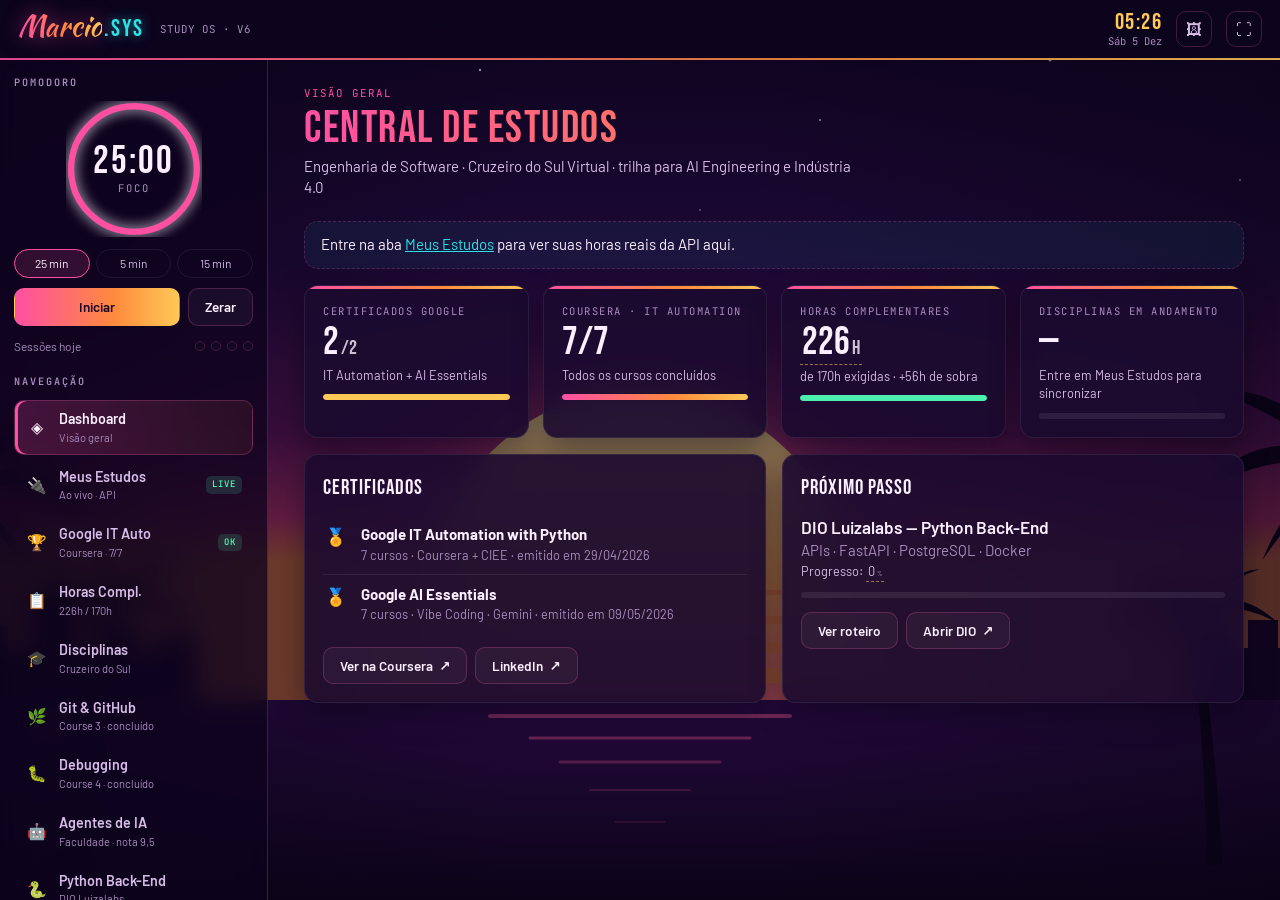
<file: frontend/index.html>
<!DOCTYPE html>
<html lang="pt-BR">
<head>
<meta charset="UTF-8">
<meta name="viewport" content="width=device-width, initial-scale=1">
<meta name="description" content="MARCIO.SYS — painel pessoal de estudos de Engenharia de Software, com API FastAPI.">
<meta name="theme-color" content="#140728">
<meta name="color-scheme" content="dark">
<!-- Endereço da API. Vazio = mesmo endereço do painel (servido pela API). -->
<meta name="api-base" content="">
<title>MARCIO.SYS — Study OS</title>
<link rel="icon" href="assets/img/icon.svg" type="image/svg+xml">
<link rel="stylesheet" href="assets/css/app.css">
<script src="assets/vendor/chart.umd.min.js" defer></script>
<script src="assets/js/main.js" type="module"></script>
</head>
<body>
<a class="skip" href="#content">Pular para o conteúdo</a>

<!-- Cenário decorativo: pôr do sol na praia -->
<svg class="scene" viewBox="0 0 1600 900" preserveAspectRatio="xMidYMax slice" aria-hidden="true" focusable="false">
  <defs>
    <linearGradient id="g-sky" x1="0" y1="0" x2="0" y2="1">
      <stop offset="0" stop-color="#0e0420"/>
      <stop offset=".38" stop-color="#2b0c4e"/>
      <stop offset=".62" stop-color="#7a1d6f"/>
      <stop offset=".74" stop-color="#e2407f"/>
      <stop offset=".8" stop-color="#ff8a4c"/>
    </linearGradient>
    <linearGradient id="g-sun" x1="0" y1="0" x2="0" y2="1">
      <stop offset="0" stop-color="#ffe7a0"/>
      <stop offset=".45" stop-color="#ffa857"/>
      <stop offset="1" stop-color="#ff3f8e"/>
    </linearGradient>
    <linearGradient id="g-sea" x1="0" y1="0" x2="0" y2="1">
      <stop offset="0" stop-color="#3a0f5a"/>
      <stop offset="1" stop-color="#0c031a"/>
    </linearGradient>
    <mask id="m-sun">
      <rect width="1600" height="900" fill="#fff"/>
      <rect x="0" y="590" width="1600" height="5" fill="#000"/>
      <rect x="0" y="616" width="1600" height="8" fill="#000"/>
      <rect x="0" y="642" width="1600" height="11" fill="#000"/>
      <rect x="0" y="668" width="1600" height="15" fill="#000"/>
    </mask>
    <symbol id="palm" viewBox="0 0 260 420">
      <path d="M96 420C102 318 112 214 128 112l9 2C124 214 117 318 115 420Z"/>
      <path d="M132 108Q80 70 26 122Q84 88 132 115Z"/>
      <path d="M132 106Q94 58 50 54Q100 72 132 111Z"/>
      <path d="M132 106Q136 52 118 20Q148 58 137 108Z"/>
      <path d="M132 106Q176 56 222 60Q174 78 134 111Z"/>
      <path d="M132 108Q194 78 238 134Q182 96 132 115Z"/>
      <path d="M132 110Q98 122 70 172Q108 130 135 115Z"/>
      <path d="M132 110Q170 126 190 176Q160 132 131 115Z"/>
      <circle cx="132" cy="112" r="7"/>
    </symbol>
  </defs>
  <rect width="1600" height="700" fill="url(#g-sky)"/>
  <g class="stars" fill="#fff">
    <circle cx="180" cy="90" r="1.4"/><circle cx="420" cy="160" r="1"/><circle cx="640" cy="70" r="1.2"/>
    <circle cx="980" cy="120" r="1"/><circle cx="1210" cy="60" r="1.5"/><circle cx="1400" cy="180" r="1"/>
    <circle cx="300" cy="240" r=".9"/><circle cx="1320" cy="300" r=".9"/><circle cx="860" cy="210" r=".8"/>
  </g>
  <circle class="sun" cx="800" cy="600" r="210" fill="url(#g-sun)" mask="url(#m-sun)"/>
  <g class="skyline" fill="#1d0833">
    <path d="M0 700V652h40v-18h26v18h20v-40h34v40h18v-26h30v26h24v-58h12v-10h20v10h12v58h30v-30h28v30h22v-16h40V700Z"/>
    <path d="M1600 700V648h-36v-22h-22v22h-26v-46h-14v-12h-22v12h-14v46h-28v-28h-30v28h-20v-18h-34V700Z"/>
  </g>
  <rect y="700" width="1600" height="200" fill="url(#g-sea)"/>
  <g class="reflex" stroke="#ff5fa0" stroke-linecap="round">
    <line x1="650" y1="716" x2="950" y2="716" stroke-width="4" opacity=".75"/>
    <line x1="690" y1="738" x2="910" y2="738" stroke-width="3" opacity=".6"/>
    <line x1="720" y1="762" x2="880" y2="762" stroke-width="3" opacity=".45"/>
    <line x1="750" y1="790" x2="850" y2="790" stroke-width="2" opacity=".3"/>
    <line x1="775" y1="822" x2="825" y2="822" stroke-width="2" opacity=".2"/>
  </g>
  <g fill="#0b0216">
    <use href="#palm" x="-70" y="330" width="360" height="590"/>
    <use href="#palm" x="150" y="470" width="220" height="440"/>
    <use href="#palm" x="1320" y="300" width="380" height="620" transform="translate(3020 0) scale(-1 1)"/>
    <use href="#palm" x="1250" y="480" width="210" height="430" transform="translate(2710 0) scale(-1 1)"/>
  </g>
</svg>
<!-- Papel de parede escolhido pelo usuário (cobre o cenário quando ativo) -->
<div class="wallpaper" id="wallpaper" aria-hidden="true"></div>

<div id="app">
  <header id="titlebar">
    <div class="brand">
      <span class="brand-script">Marcio</span><span class="brand-sys">.SYS</span>
    </div>
    <span class="tb-tag">Study OS · v6</span>
    <div class="tb-right">
      <div class="tb-clock" aria-label="Data e hora">
        <span id="tbTime">--:--</span>
        <span id="tbDate">---</span>
      </div>
      <button type="button" class="icon-btn" data-action="papel-parede" aria-label="Papel de parede" title="Papel de parede">🖼</button>
      <button type="button" class="icon-btn" data-action="tela-cheia" aria-label="Tela cheia" title="Tela cheia">⛶</button>
    </div>
  </header>

  <aside id="sidebar">
    <section class="sb-timer" aria-labelledby="pomoTitle">
      <h2 class="sb-label" id="pomoTitle">Pomodoro</h2>
      <div class="ring-wrap">
        <svg class="ring" viewBox="0 0 130 130" aria-hidden="true">
          <circle class="r-track" cx="65" cy="65" r="60"/>
          <circle class="r-fill" id="rFill" cx="65" cy="65" r="60"/>
        </svg>
        <div class="ring-inner">
          <span class="r-digits" id="rDigits" role="timer" aria-live="off">25:00</span>
          <span class="r-mode" id="rLbl">Foco</span>
        </div>
      </div>
      <div class="mode-row" role="group" aria-label="Duração">
        <button type="button" class="mpill" data-action="timer-modo" data-arg="foco" aria-pressed="true">25 min</button>
        <button type="button" class="mpill" data-action="timer-modo" data-arg="curta" aria-pressed="false">5 min</button>
        <button type="button" class="mpill" data-action="timer-modo" data-arg="longa" aria-pressed="false">15 min</button>
      </div>
      <div class="t-btns">
        <button type="button" class="btn btn-primary" id="tBtn" data-action="timer-alternar" aria-pressed="false">Iniciar</button>
        <button type="button" class="btn btn-ghost" data-action="timer-reiniciar">Zerar</button>
      </div>
      <div class="sess-row">
        <span>Sessões hoje</span>
        <span class="sdots" id="sdots" role="img"><i class="sdot"></i><i class="sdot"></i><i class="sdot"></i><i class="sdot"></i></span>
      </div>
    </section>

    <nav class="sb-nav" aria-label="Seções">
      <h2 class="sb-label">Navegação</h2>
      <div id="sbNav"></div>
    </nav>

    <section class="sb-prog" aria-labelledby="progTitle">
      <h2 class="sb-label" id="progTitle">Progresso geral</h2>
      <div id="sidebarProgress"></div>
    </section>
  </aside>

  <main id="content" tabindex="-1">
    <noscript><p class="card">O MARCIO.SYS precisa de JavaScript ativado.</p></noscript>
  </main>
</div>

<div id="notif" class="notif" role="status" aria-live="polite"></div>
<dialog id="dialog" aria-labelledby="dlgTitle"></dialog>
<dialog id="dlgPapel" class="dlg-papel" aria-labelledby="papelTitle"></dialog>
</body>
</html>
</file>
<file: frontend/assets/css/app.css>
/* ═════════════════════════════════════════════
   MARCIO.SYS — tema "Sunset Drive"
   Pôr do sol tropical, neon rosa/laranja, mar teal.
   ═════════════════════════════════════════════ */

/* Fontes hospedadas no projeto (licença SIL OFL, via Fontsource) */
@font-face { font-family: 'Barlow'; font-style: normal; font-weight: 400; font-display: swap; src: url('../fonts/barlow-latin-400-normal.woff2') format('woff2'); }
@font-face { font-family: 'Barlow'; font-style: normal; font-weight: 500; font-display: swap; src: url('../fonts/barlow-latin-500-normal.woff2') format('woff2'); }
@font-face { font-family: 'Barlow'; font-style: normal; font-weight: 600; font-display: swap; src: url('../fonts/barlow-latin-600-normal.woff2') format('woff2'); }
@font-face { font-family: 'Barlow'; font-style: normal; font-weight: 700; font-display: swap; src: url('../fonts/barlow-latin-700-normal.woff2') format('woff2'); }
@font-face { font-family: 'Bebas Neue'; font-style: normal; font-weight: 400; font-display: swap; src: url('../fonts/bebas-neue-latin-400-normal.woff2') format('woff2'); }
@font-face { font-family: 'JetBrains Mono'; font-style: normal; font-weight: 400; font-display: swap; src: url('../fonts/jetbrains-mono-latin-400-normal.woff2') format('woff2'); }
@font-face { font-family: 'JetBrains Mono'; font-style: normal; font-weight: 600; font-display: swap; src: url('../fonts/jetbrains-mono-latin-600-normal.woff2') format('woff2'); }
@font-face { font-family: 'Kaushan Script'; font-style: normal; font-weight: 400; font-display: swap; src: url('../fonts/kaushan-script-latin-400-normal.woff2') format('woff2'); }

:root {
  color-scheme: dark;

  /* fundo e superfícies */
  --night: #0f0520;
  --night-2: #170a2c;
  --panel: rgba(27, 10, 47, 0.9);
  --panel-2: rgba(40, 15, 66, 0.72);
  --panel-solid: #1d0c34;
  --line: rgba(255, 110, 180, 0.22);
  --line-2: rgba(255, 255, 255, 0.08);
  --grid: rgba(255, 255, 255, 0.08);

  /* neon */
  --pink: #ff4fa3;
  --orange: #ff8a3d;
  --gold: #ffc857;
  --teal: #2de2e6;
  --violet: #b18cff;
  --mint: #4ef0b0;
  --red: #ff5c7a;
  --sunset: linear-gradient(90deg, #ff4fa3 0%, #ff8a3d 60%, #ffc857 100%);
  --sunset-v: linear-gradient(180deg, #ffc857 0%, #ff8a3d 45%, #ff4fa3 100%);

  /* texto */
  --text: #fcefff;
  --text-2: #d6bce6;
  --muted: #a98cbd;
  --on-neon: #1a0526;

  /* tipografia */
  --display: 'Bebas Neue', 'Oswald', Impact, sans-serif;
  --script: 'Kaushan Script', 'Brush Script MT', cursive;
  --body: 'Barlow', system-ui, sans-serif;
  --mono: 'JetBrains Mono', ui-monospace, monospace;

  --r: 14px;
  --r-sm: 9px;
  --shadow: 0 10px 30px rgba(5, 0, 15, 0.45);
  --glow-pink: 0 0 18px rgba(255, 79, 163, 0.45);
  --sidebar: 268px;
}

*, *::before, *::after { box-sizing: border-box; margin: 0; padding: 0; }
html { font-size: 15px; }
body {
  font-family: var(--body);
  color: var(--text);
  background: var(--night);
  min-height: 100vh;
  line-height: 1.45;
  -webkit-font-smoothing: antialiased;
}
button, input, select { font: inherit; color: inherit; }
a { color: var(--teal); }
code { font-family: var(--mono); font-size: .88em; background: rgba(255, 255, 255, .07); padding: .1em .35em; border-radius: 5px; color: var(--gold); }
small { font-size: .5em; margin-left: 2px; opacity: .8; }
.sr-only { position: absolute; width: 1px; height: 1px; padding: 0; margin: -1px; overflow: hidden; clip: rect(0 0 0 0); white-space: nowrap; border: 0; }
.muted { color: var(--muted); }
.small { font-size: .85rem; }
.mono { font-family: var(--mono); }
.r { text-align: right; }

:focus-visible { outline: 2px solid var(--gold); outline-offset: 2px; border-radius: 6px; }

.skip {
  position: fixed; left: 12px; top: -60px; z-index: 100;
  background: var(--gold); color: var(--on-neon); padding: 8px 14px; border-radius: 8px; font-weight: 700;
}
.skip:focus { top: 12px; }

/* ── Cenário ── */
.scene { position: fixed; inset: 0; width: 100%; height: 100%; z-index: 0; }
.scene .sun { filter: drop-shadow(0 0 40px rgba(255, 110, 120, .55)); }
/* papel de parede do usuário */
.wallpaper {
  position: fixed; inset: calc(var(--papel-blur, 0px) * -2); z-index: 0; display: none;
  background: center / cover no-repeat;
  filter: blur(var(--papel-blur, 0px));
}
.wallpaper::after { content: ''; position: absolute; inset: 0; background: rgba(10, 3, 22, var(--papel-escuro, .45)); }
body.tem-papel .wallpaper { display: block; }
body.tem-papel .scene, body.tem-papel::after { display: none; }

body::after { /* escurece o cenário atrás do conteúdo */
  content: ''; position: fixed; inset: 0; z-index: 0; pointer-events: none;
  background: linear-gradient(90deg, rgba(10, 3, 22, .78) 0, rgba(10, 3, 22, .45) 40%, rgba(10, 3, 22, .45) 60%, rgba(10, 3, 22, .7) 100%);
}

/* ── Layout ── */
#app {
  position: relative; z-index: 1;
  height: 100vh;
  display: grid;
  grid-template-rows: 60px 1fr;
  grid-template-columns: var(--sidebar) 1fr;
  grid-template-areas: "tb tb" "sb main";
}

#titlebar {
  grid-area: tb;
  display: flex; align-items: center; gap: 16px;
  padding: 0 18px;
  background: rgba(14, 4, 30, .78);
  backdrop-filter: blur(12px);
  border-bottom: 1px solid var(--line);
  position: relative;
}
#titlebar::after {
  content: ''; position: absolute; left: 0; right: 0; bottom: -1px; height: 2px;
  background: var(--sunset); opacity: .85;
}
.brand { display: flex; align-items: baseline; gap: 2px; white-space: nowrap; }
.brand-script {
  font-family: var(--script); font-size: 1.9rem; line-height: 1;
  background: var(--sunset); -webkit-background-clip: text; background-clip: text; color: transparent;
  filter: drop-shadow(0 0 10px rgba(255, 79, 163, .55));
}
.brand-sys { font-family: var(--display); font-size: 1.6rem; letter-spacing: 2px; color: var(--teal); text-shadow: 0 0 12px rgba(45, 226, 230, .6); }
.tb-tag { font-family: var(--mono); font-size: .72rem; color: var(--muted); letter-spacing: 1px; text-transform: uppercase; }
.tb-right { margin-left: auto; display: flex; align-items: center; gap: 14px; }
.tb-clock { display: flex; flex-direction: column; align-items: flex-end; line-height: 1.1; }
#tbTime { font-family: var(--display); font-size: 1.5rem; letter-spacing: 1.5px; color: var(--gold); }
#tbDate { font-family: var(--mono); font-size: .7rem; color: var(--muted); }
.icon-btn {
  width: 36px; height: 36px; border-radius: 10px; border: 1px solid var(--line);
  background: transparent; cursor: pointer; font-size: 1.05rem; color: var(--text-2);
}
.icon-btn:hover { background: var(--panel-2); color: var(--text); }

/* ── Sidebar ── */
#sidebar {
  grid-area: sb;
  overflow-y: auto;
  background: rgba(14, 4, 30, .74);
  backdrop-filter: blur(12px);
  border-right: 1px solid var(--line);
  padding: 16px 14px 24px;
  display: flex; flex-direction: column; gap: 20px;
}
.sb-label {
  font-family: var(--mono); font-size: .68rem; font-weight: 600; letter-spacing: 2px;
  text-transform: uppercase; color: var(--muted); margin-bottom: 10px;
}

.sb-timer { text-align: center; }
.sb-timer .sb-label { text-align: left; }
.ring-wrap { position: relative; width: 136px; height: 136px; margin: 0 auto 12px; }
.ring { width: 100%; height: 100%; transform: rotate(-90deg); }
.r-track { fill: none; stroke: rgba(255, 255, 255, .08); stroke-width: 6; }
.r-fill { fill: none; stroke: var(--pink); stroke-width: 6; stroke-linecap: round; filter: drop-shadow(0 0 6px currentColor); transition: stroke-dashoffset .3s linear, stroke .3s; }
.ring-inner { position: absolute; inset: 0; display: grid; place-content: center; }
.r-digits { font-family: var(--display); font-size: 2.6rem; letter-spacing: 2px; line-height: 1; }
.r-mode { font-family: var(--mono); font-size: .7rem; color: var(--muted); text-transform: uppercase; letter-spacing: 2px; }
.mode-row { display: flex; gap: 6px; justify-content: center; margin-bottom: 10px; }
.mpill {
  flex: 1; padding: 5px 0; border-radius: 999px; border: 1px solid var(--line-2);
  background: transparent; cursor: pointer; font-size: .8rem; color: var(--text-2);
}
.mpill[aria-pressed="true"] { border-color: var(--pink); color: var(--text); background: rgba(255, 79, 163, .15); }
.t-btns { display: grid; grid-template-columns: 1fr auto; gap: 8px; }
.sess-row { display: flex; justify-content: space-between; align-items: center; margin-top: 12px; font-size: .8rem; color: var(--muted); }
.sdots { display: flex; gap: 6px; }
.sdot { width: 10px; height: 10px; border-radius: 50%; border: 1px solid var(--line); }
.sdot.lit { background: var(--sunset-v); border-color: transparent; box-shadow: var(--glow-pink); }

.sb-nav #sbNav { display: flex; flex-direction: column; gap: 3px; }
.nav-item {
  display: flex; align-items: center; gap: 10px;
  padding: 8px 10px; border-radius: 10px;
  color: var(--text-2); text-decoration: none;
  border: 1px solid transparent;
  transition: background .15s, border-color .15s;
}
.nav-item:hover { background: var(--panel-2); color: var(--text); }
.nav-item[aria-current="page"] {
  background: linear-gradient(90deg, rgba(255, 79, 163, .22), rgba(255, 138, 61, .08));
  border-color: var(--line); color: var(--text);
  box-shadow: inset 3px 0 0 var(--pink);
}
.ni-icon { width: 24px; text-align: center; font-size: 1.05rem; }
.ni-info { display: flex; flex-direction: column; min-width: 0; flex: 1; }
.ni-title { font-weight: 600; font-size: .95rem; }
.ni-sub { font-size: .74rem; color: var(--muted); white-space: nowrap; overflow: hidden; text-overflow: ellipsis; }
.ni-badge {
  font-family: var(--mono); font-size: .6rem; font-weight: 600; letter-spacing: 1px;
  padding: 2px 6px; border-radius: 5px; background: rgba(78, 240, 176, .15); color: var(--mint);
}

.prog-item { margin-bottom: 11px; }
.prog-row { display: flex; justify-content: space-between; align-items: center; font-size: .8rem; color: var(--text-2); margin-bottom: 5px; }
.prog-row > :last-child { font-family: var(--mono); color: var(--gold); }

/* ── Conteúdo ── */
#content {
  grid-area: main;
  overflow-y: auto;
  padding: 26px clamp(16px, 3vw, 36px) 48px;
  outline: none;
}
#content > * { animation: entra .35s ease both; }
@keyframes entra { from { opacity: 0; transform: translateY(6px); } }

.view-head { display: flex; align-items: flex-end; gap: 16px; flex-wrap: wrap; margin-bottom: 22px; }
.view-head > div { flex: 1; min-width: 240px; }
.eyebrow { font-family: var(--mono); font-size: .72rem; letter-spacing: 2px; text-transform: uppercase; color: var(--pink); }
.view-title {
  font-family: var(--display); font-weight: 400; font-size: clamp(2.1rem, 4vw, 3rem);
  letter-spacing: 1.5px; line-height: 1.02; margin: 4px 0;
  background: var(--sunset); -webkit-background-clip: text; background-clip: text; color: transparent;
  outline: none;
}
.view-sub { color: var(--text-2); max-width: 70ch; }

.card {
  background: var(--panel);
  backdrop-filter: blur(16px);
  border: 1px solid var(--line-2);
  border-radius: var(--r);
  padding: 18px;
  box-shadow: var(--shadow);
}
.card-title {
  font-family: var(--display); font-weight: 400; font-size: 1.4rem; letter-spacing: 1px;
  color: var(--text); margin-bottom: 12px; display: flex; align-items: center; gap: 10px;
}
.count { font-family: var(--mono); font-size: .8rem; color: var(--gold); letter-spacing: 0; }
.lead { font-size: 1.15rem; font-weight: 600; }
.stack { display: flex; flex-direction: column; gap: 16px; }
section + section, .card + .card, section + .card, .card + section { margin-top: 16px; }
.grid-stats > *, .grid-2 > *, .grid-cards > *, .course-list > * { margin-top: 0 !important; }

.grid-stats { display: grid; grid-template-columns: repeat(auto-fit, minmax(200px, 1fr)); gap: 14px; }
.grid-2 { display: grid; grid-template-columns: repeat(auto-fit, minmax(320px, 1fr)); gap: 16px; }
.grid-cards { display: grid; grid-template-columns: repeat(auto-fill, minmax(260px, 1fr)); gap: 14px; }
.grid-study { display: grid; grid-template-columns: minmax(0, 3fr) minmax(0, 2fr); gap: 16px; }
.grid-study .stack > .card + .card { margin-top: 0; }

/* stat cards */
.stat { position: relative; overflow: hidden; }
.stat::before { content: ''; position: absolute; inset: 0 0 auto; height: 3px; background: var(--sunset); }
.stat-label { font-family: var(--mono); font-size: .7rem; letter-spacing: 1.5px; text-transform: uppercase; color: var(--muted); }
.stat-value { font-family: var(--display); font-size: 2.6rem; line-height: 1.05; margin: 4px 0 2px; color: var(--text); }
.stat-sub { font-size: .85rem; color: var(--text-2); margin-bottom: 10px; }

/* barras */
.bar { height: 6px; background: rgba(255, 255, 255, .08); border-radius: 999px; overflow: hidden; }
.bar.thin { height: 4px; }
.bar-fill { height: 100%; border-radius: inherit; background: var(--sunset); transition: width .6s ease; }

/* número editável */
.editavel {
  font: inherit; color: inherit; background: none; border: 0; cursor: pointer;
  border-bottom: 1px dashed rgba(255, 200, 87, .55); padding: 0 2px; line-height: inherit;
}
.editavel:hover { color: var(--gold); }
.editavel.sm { font-family: var(--mono); font-size: .8rem; color: var(--gold); }
.edit-inline { display: inline-flex; gap: 4px; align-items: center; vertical-align: middle; }
.edit-inline input { width: 84px; padding: 3px 6px; font-size: 1rem; font-family: var(--mono); background: var(--night-2); border: 1px solid var(--pink); border-radius: 6px; }

/* faixa ao vivo */
.live-strip { margin-bottom: 16px; padding: 12px 16px; border-radius: var(--r); border: 1px dashed var(--line); background: rgba(45, 226, 230, .06); }
.live-grid { display: flex; flex-wrap: wrap; gap: 10px 28px; align-items: center; }
.live-grid > div { display: flex; align-items: baseline; gap: 8px; }
.live-num { font-family: var(--display); font-size: 1.7rem; color: var(--teal); }
.live-tag { margin-left: auto; font-family: var(--mono); font-size: .72rem; color: var(--mint); }
.linklike { background: none; border: 0; color: var(--teal); text-decoration: underline; cursor: pointer; padding: 0; }

/* listas */
.list { list-style: none; display: flex; flex-direction: column; }
.list-row { display: flex; gap: 12px; padding: 9px 0; border-bottom: 1px solid var(--line-2); align-items: flex-start; }
.list-row:last-child { border-bottom: 0; }
.list-row div { display: flex; flex-direction: column; }
.list-row .muted { font-size: .85rem; }
.ico { font-size: 1.15rem; width: 26px; flex-shrink: 0; text-align: center; }

/* botões */
.btn {
  display: inline-flex; align-items: center; justify-content: center; gap: 6px;
  padding: 8px 16px; border-radius: 10px; border: 1px solid transparent;
  font-weight: 600; font-size: .9rem; cursor: pointer; text-decoration: none; white-space: nowrap;
  transition: transform .1s, box-shadow .2s, background .2s;
}
.btn:active { transform: translateY(1px); }
.btn-primary { background: var(--sunset); color: var(--on-neon); }
.btn-primary:hover { box-shadow: var(--glow-pink); }
.btn-ghost { background: rgba(255, 255, 255, .04); border-color: var(--line); color: var(--text); }
.btn-ghost:hover { background: rgba(255, 79, 163, .12); }
.btn-ghost.danger { color: #ffb3c2; border-color: rgba(255, 92, 122, .35); }
.btn-ghost.danger:hover { background: rgba(255, 92, 122, .15); }
.btn-danger { background: var(--red); color: var(--on-neon); }
.btn-sm { padding: 5px 11px; font-size: .8rem; border-radius: 8px; }
.btn-xs { padding: 3px 8px; font-size: .8rem; border-radius: 6px; }
.row-actions { display: flex; gap: 8px; flex-wrap: wrap; margin-top: 14px; }
.actions { display: flex; gap: 6px; justify-content: flex-end; flex-wrap: wrap; }

/* pills e tags */
.pill { display: inline-block; font-size: .75rem; font-weight: 600; padding: 3px 10px; border-radius: 999px; white-space: nowrap; }
.pill-ok { background: rgba(78, 240, 176, .14); color: var(--mint); }
.pill-wait { background: rgba(255, 200, 87, .14); color: var(--gold); }
.pill-no { background: rgba(255, 92, 122, .15); color: #ffb3c2; }
.pills { display: flex; gap: 8px; flex-wrap: wrap; margin-top: 14px; }
.tags { display: flex; gap: 6px; flex-wrap: wrap; }
.tag { font-family: var(--mono); font-size: .72rem; padding: 3px 9px; border-radius: 6px; border: 1px solid var(--line); color: var(--text-2); }
.tag-complementar { border-color: rgba(255, 200, 87, .45); color: var(--gold); }
.tag-faculdade { border-color: rgba(177, 140, 255, .5); color: var(--violet); }
.tag-livro { border-color: rgba(45, 226, 230, .45); color: var(--teal); }
.callout { padding: 12px 14px; border-left: 3px solid var(--pink); background: rgba(255, 79, 163, .08); border-radius: 0 var(--r-sm) var(--r-sm) 0; color: var(--text-2); }

/* coursera */
.course-list { list-style: none; display: flex; flex-direction: column; gap: 10px; }
.course { display: flex; align-items: center; gap: 16px; padding: 14px 18px; }
.course-num { font-family: var(--display); font-size: 1.9rem; color: var(--pink); width: 42px; }
.course-info { flex: 1; min-width: 0; }
.course-title { font-size: 1.02rem; font-weight: 600; margin-bottom: 2px; }
.course-info .bar { margin-top: 8px; }

/* horas */
.horas-nums { display: flex; flex-wrap: wrap; gap: 14px 36px; margin-bottom: 14px; }
.horas-nums > div { display: flex; flex-direction: column; }
.big { font-family: var(--display); font-size: 2.6rem; line-height: 1; }

/* tabelas */
.table-wrap { overflow-x: auto; }
.table-wrap.card { padding: 6px 4px; }
.table { width: 100%; border-collapse: collapse; font-size: .92rem; }
.table th {
  font-family: var(--mono); font-size: .68rem; letter-spacing: 1.5px; text-transform: uppercase;
  color: var(--muted); font-weight: 600; text-align: left; padding: 10px 12px; border-bottom: 1px solid var(--line);
}
.table td { padding: 10px 12px; border-bottom: 1px solid var(--line-2); vertical-align: middle; }
.table tbody tr:last-child td { border-bottom: 0; }
.table tbody tr:hover td { background: rgba(255, 255, 255, .025); }
.table th.r, .table td.r { text-align: right; }
tr.editing td { background: rgba(255, 79, 163, .07); }

/* disciplinas */
.disc { display: flex; flex-direction: column; gap: 4px; position: relative; overflow: hidden; }
.disc::before { content: ''; position: absolute; inset: 0 auto 0 0; width: 3px; background: var(--gold); }
.disc.is-done::before { background: var(--mint); }
.disc-title { font-size: 1.08rem; font-weight: 600; }
.disc-foot { display: flex; align-items: center; justify-content: space-between; gap: 8px; margin-top: auto; padding-top: 12px; flex-wrap: wrap; }

/* módulos */
.code {
  background: #0a0216; border: 1px solid var(--line-2); border-radius: var(--r-sm);
  padding: 14px; overflow-x: auto; font-family: var(--mono); font-size: .8rem; line-height: 1.65; color: #e9dcf5;
}
.code code { background: none; padding: 0; color: inherit; font-size: inherit; }
.code .c { color: #8f78a6; font-style: italic; }
.code .k { color: var(--pink); }
.code .f { color: var(--teal); }
.code .s { color: var(--gold); }
.code .n { color: var(--orange); }
.tips { list-style: none; display: flex; flex-direction: column; gap: 10px; }
.tips li { padding-left: 20px; position: relative; color: var(--text-2); }
.tips li::before { content: '▸'; position: absolute; left: 0; color: var(--pink); }
.checks { list-style: none; display: flex; flex-direction: column; gap: 4px; margin-bottom: 12px; }
.check { display: flex; gap: 10px; align-items: flex-start; padding: 6px 4px; border-radius: 8px; cursor: pointer; }
.check:hover { background: rgba(255, 255, 255, .04); }
.check input { accent-color: var(--pink); width: 17px; height: 17px; margin-top: 2px; flex-shrink: 0; }
.check input:checked + span { color: var(--muted); text-decoration: line-through; text-decoration-color: rgba(255, 79, 163, .6); }

/* API */
.api-status { display: flex; align-items: center; gap: 8px; padding: 10px 14px; border-radius: var(--r-sm); border: 1px solid var(--line-2); background: var(--panel); margin-bottom: 16px; font-family: var(--mono); font-size: .82rem; color: var(--text-2); }
.api-status.on { border-color: rgba(78, 240, 176, .4); }
.api-status.off { border-color: rgba(255, 92, 122, .5); color: #ffb3c2; }
.dot { width: 9px; height: 9px; border-radius: 50%; background: var(--mint); box-shadow: 0 0 10px var(--mint); }
.session-bar { display: flex; justify-content: space-between; align-items: center; gap: 10px; flex-wrap: wrap; margin-bottom: 16px; color: var(--text-2); }
.session-bar strong { color: var(--teal); }
.session-bar .row-actions { margin-top: 0; }
.auth { max-width: 420px; display: flex; flex-direction: column; gap: 12px; }
.form-msg { min-height: 1.3em; color: #ffb3c2; font-size: .9rem; }
.form-grid { display: flex; flex-wrap: wrap; gap: 10px; align-items: flex-end; }
.field { display: flex; flex-direction: column; gap: 4px; min-width: 140px; }
.field.grow { flex: 1 1 220px; }
.field.w-sm { min-width: 90px; width: 100px; }
.field > span { font-size: .78rem; color: var(--muted); font-weight: 600; }
.field input, .field select {
  padding: 8px 10px; border-radius: 9px; border: 1px solid var(--line);
  background: rgba(10, 2, 22, .7); color: var(--text); min-height: 38px;
}
.field input:focus, .field select:focus { border-color: var(--pink); outline: none; box-shadow: 0 0 0 3px rgba(255, 79, 163, .25); }
.field select option { background: var(--panel-solid); }
.chart-box { position: relative; height: 220px; }
.steps { padding-left: 20px; display: flex; flex-direction: column; gap: 6px; margin-bottom: 14px; color: var(--text-2); }

.metas { list-style: none; display: flex; flex-direction: column; gap: 8px; margin-top: 16px; }
.meta {
  display: flex; gap: 12px; align-items: center; justify-content: space-between; flex-wrap: wrap;
  padding: 12px 14px; border-radius: var(--r-sm); border: 1px solid var(--line-2); background: rgba(10, 2, 22, .45);
}
.meta.is-done { border-color: rgba(255, 200, 87, .4); background: rgba(255, 200, 87, .06); }
.meta-info { display: flex; flex-direction: column; gap: 3px; flex: 1; min-width: 200px; }
.range { display: flex; align-items: center; gap: 10px; margin-top: 4px; }
.range input { flex: 1; max-width: 260px; accent-color: var(--pink); }
.range output { font-size: .8rem; color: var(--gold); width: 40px; }

/* notificação */
.notif {
  position: fixed; right: 20px; bottom: 20px; z-index: 50; max-width: min(380px, calc(100vw - 40px));
  padding: 12px 16px; border-radius: var(--r-sm); background: var(--panel-solid); border: 1px solid var(--line);
  border-left: 3px solid var(--teal); box-shadow: var(--shadow);
  transform: translateY(20px); opacity: 0; pointer-events: none; transition: .25s;
}
.notif.show { transform: none; opacity: 1; }
.notif.ok { border-left-color: var(--mint); }
.notif.erro { border-left-color: var(--red); }

/* diálogo */
dialog { margin: auto; border: 1px solid var(--line); border-radius: var(--r); background: var(--panel-solid); color: var(--text); padding: 22px; max-width: min(440px, calc(100vw - 32px)); box-shadow: var(--shadow); }
dialog::backdrop { background: rgba(5, 0, 15, .7); backdrop-filter: blur(3px); }
.dlg-title { font-family: var(--display); font-weight: 400; font-size: 1.6rem; letter-spacing: 1px; margin-bottom: 8px; }
.dlg-text { color: var(--text-2); margin-bottom: 18px; }
.dlg-actions { display: flex; justify-content: flex-end; gap: 8px; flex-wrap: wrap; }
.dlg-papel { width: min(480px, calc(100vw - 32px)); }
.dlg-papel .dlg { display: flex; flex-direction: column; gap: 14px; }
.dlg-papel .dlg-title { margin-bottom: 0; }
.papel-preview {
  height: 170px; border-radius: var(--r-sm); border: 1px solid var(--line);
  background: center / cover no-repeat, var(--night-2);
  display: grid; place-items: center; color: var(--muted); font-size: .9rem;
}
.papel-preview.vazio { background: linear-gradient(180deg, #2b0c4e 0%, #7a1d6f 55%, #ff8a4c 100%); color: var(--text); }
.file-btn { position: relative; cursor: pointer; }
.file-btn:focus-within { outline: 2px solid var(--gold); outline-offset: 2px; }
.papel-ajustes { display: flex; flex-direction: column; gap: 10px; }
.papel-ajustes input[type=range] { accent-color: var(--pink); width: 100%; }
.papel-ajustes output { font-family: var(--mono); color: var(--gold); }
.dlg-text:empty { display: none; }

/* barras de rolagem */
#sidebar, #content, .table-wrap, .code { scrollbar-width: thin; scrollbar-color: rgba(255, 79, 163, .35) transparent; }

/* ── Telas menores ── */
@media (max-width: 1100px) {
  .grid-study { grid-template-columns: 1fr; }
}

@media (max-width: 900px) {
  html { font-size: 14.5px; }
  #app {
    height: auto; min-height: 100vh;
    grid-template-columns: minmax(0, 1fr);
    grid-template-rows: auto;
    grid-template-areas: "tb" "nav" "main" "timer" "prog";
  }
  #titlebar { position: sticky; top: 0; z-index: 5; height: 56px; padding: 0 14px; }
  .tb-tag { display: none; }
  #sidebar { display: contents; }
  #sidebar > * { background: rgba(14, 4, 30, .8); backdrop-filter: blur(12px); }
  .sb-nav { grid-area: nav; position: sticky; top: 56px; z-index: 4; padding: 8px 10px; border-bottom: 1px solid var(--line); }
  .sb-nav .sb-label { display: none; }
  .sb-nav #sbNav { flex-direction: row; overflow-x: auto; gap: 6px; scrollbar-width: none; }
  .nav-item { flex-shrink: 0; padding: 6px 10px; }
  .ni-sub, .ni-badge { display: none; }
  .nav-item[aria-current="page"] { box-shadow: inset 0 -3px 0 var(--pink); }
  #content { overflow: visible; padding: 18px 16px 28px; min-width: 0; }
  .view-head > div { min-width: 0; }
  .r-fill { filter: none; }
  .sb-timer { grid-area: timer; margin: 0 16px; padding: 16px; border-radius: var(--r); border: 1px solid var(--line-2); }
  .sb-prog { grid-area: prog; margin: 16px 16px 28px; padding: 16px; border-radius: var(--r); border: 1px solid var(--line-2); }
  .grid-2 { grid-template-columns: 1fr; }
  .course { flex-wrap: wrap; }
  .table .actions { flex-wrap: nowrap; }
}

@media (max-width: 640px) {
  .table-stack thead { display: none; }
  .table-stack, .table-stack tbody, .table-stack tr, .table-stack td { display: block; width: 100%; }
  .table-stack tr { padding: 10px 4px; border-bottom: 1px solid var(--line-2); }
  .table-stack tbody tr:last-child { border-bottom: 0; }
  .table-stack td { border: 0; padding: 3px 8px; text-align: left !important; display: flex; gap: 10px; align-items: baseline; }
  .table-stack td[data-label]::before {
    content: attr(data-label); flex: 0 0 82px;
    font-family: var(--mono); font-size: .66rem; letter-spacing: 1px; text-transform: uppercase; color: var(--muted);
  }
  .table-stack td.actions { justify-content: flex-start; padding-top: 8px; }
  .table-stack tr.editing td { display: block; }
  .table-wrap.card { padding: 4px 6px; }
}

@media (max-width: 520px) {
  .grid-stats { grid-template-columns: 1fr 1fr; gap: 10px; }
  .stat-value { font-size: 2rem; }
  .card { padding: 14px; }
  .field, .field.grow { flex: 1 1 100%; min-width: 0; }
  .field.w-sm { width: auto; }
  .form-grid .btn { width: 100%; }
  .brand-script { font-size: 1.6rem; }
}

@media (prefers-reduced-motion: reduce) {
  *, *::before, *::after { animation: none !important; transition: none !important; }
}
</file>
